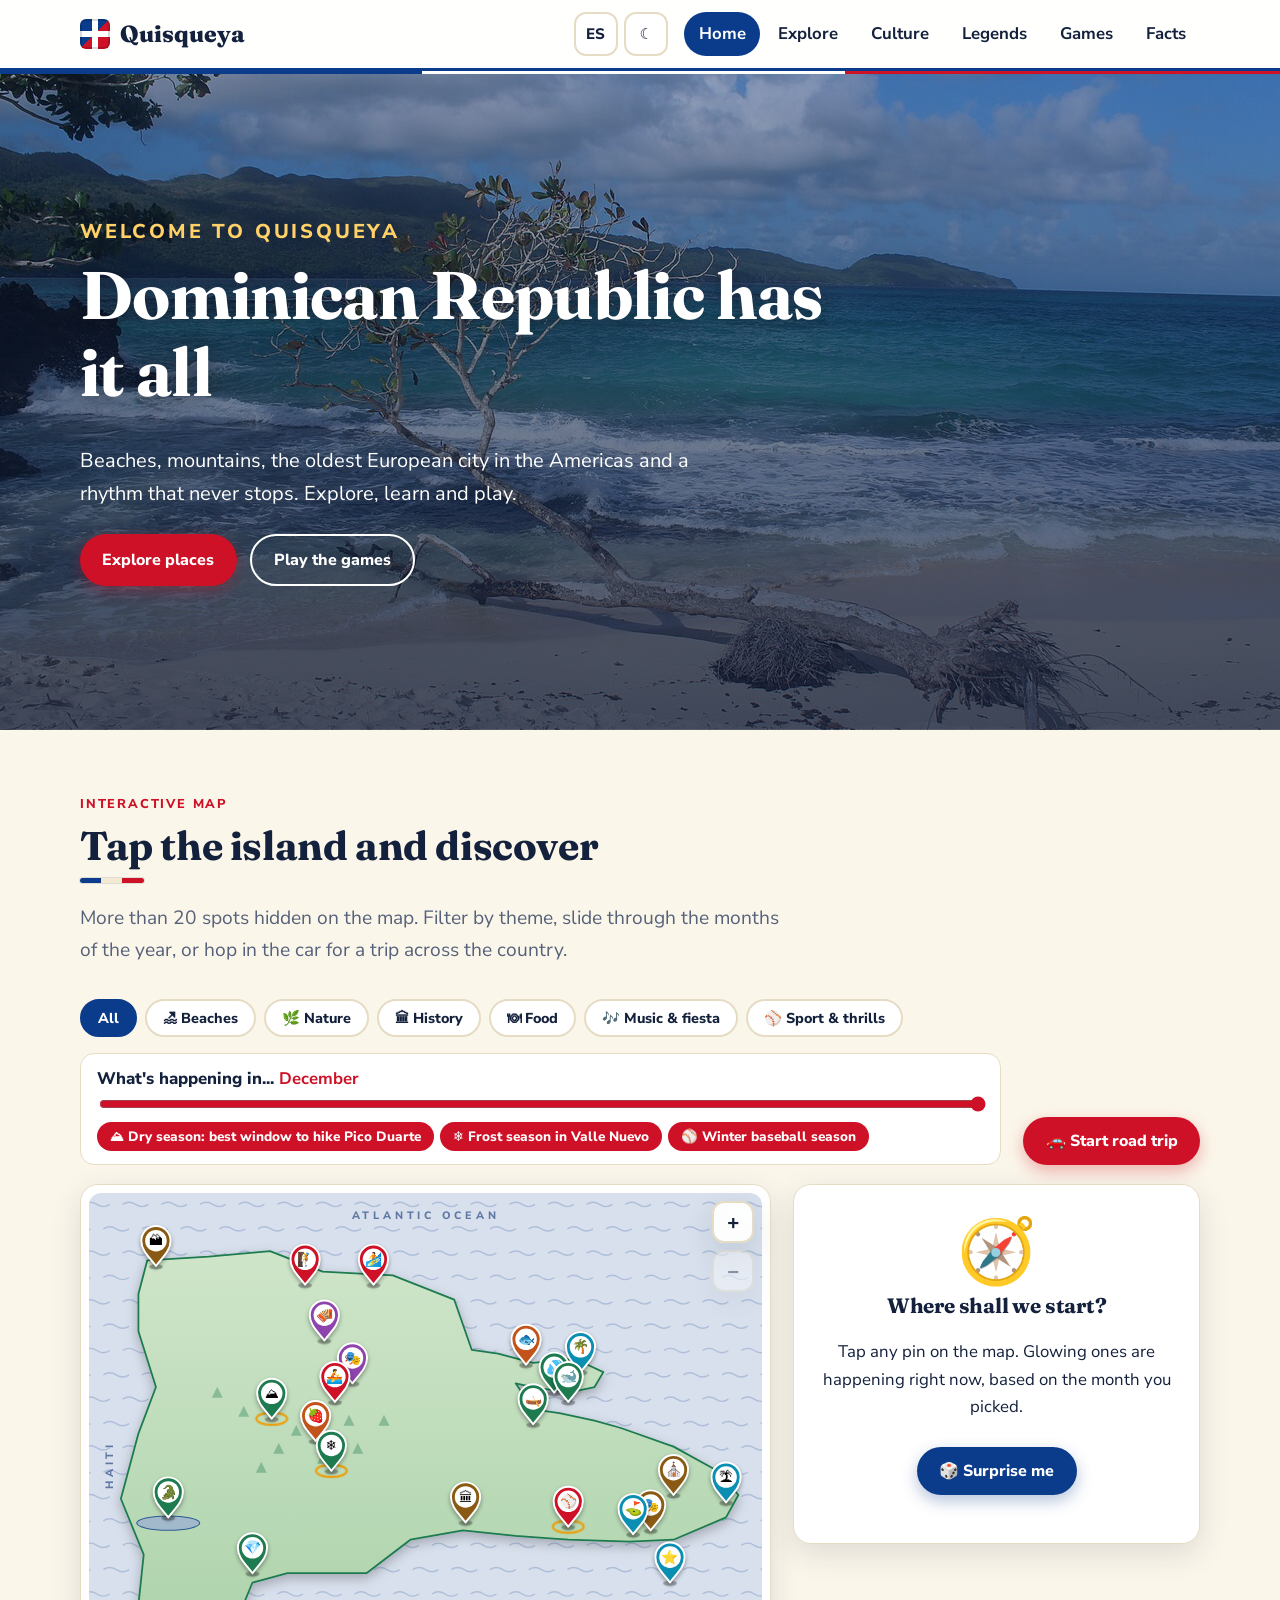
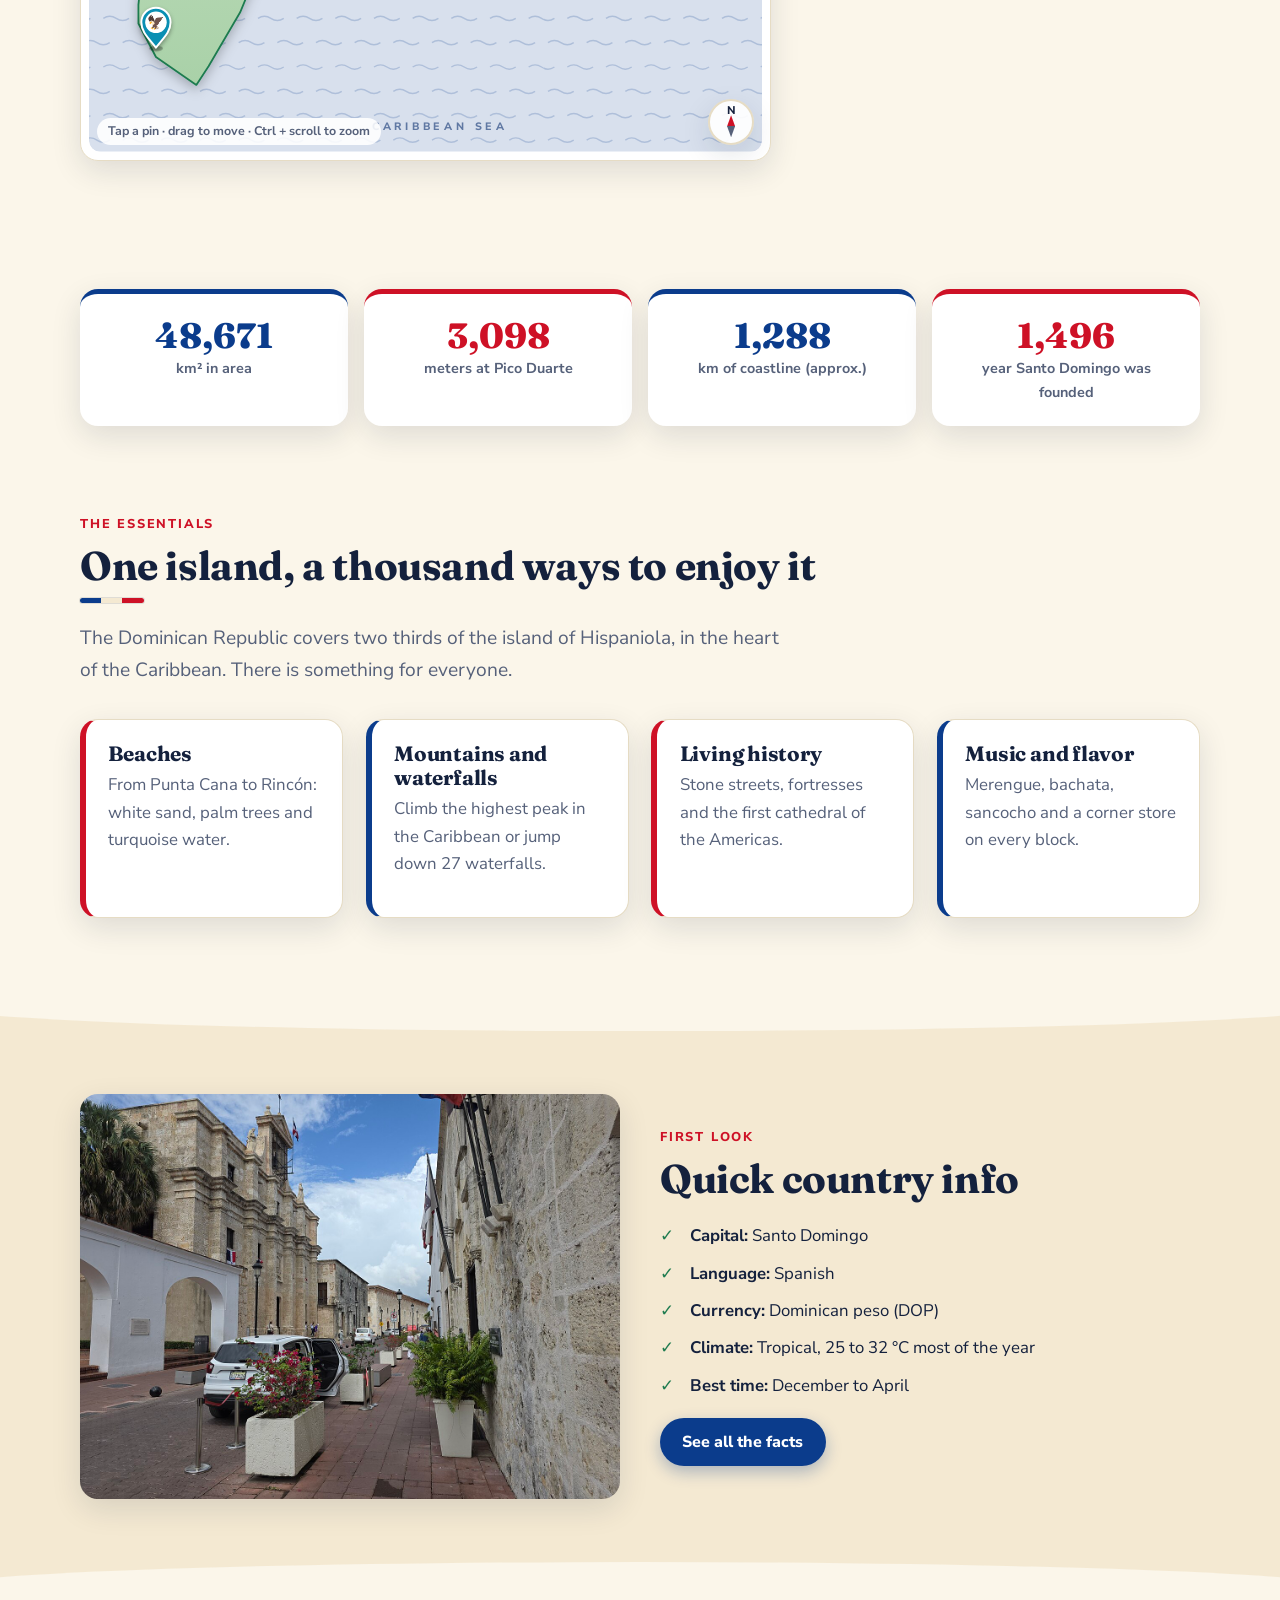
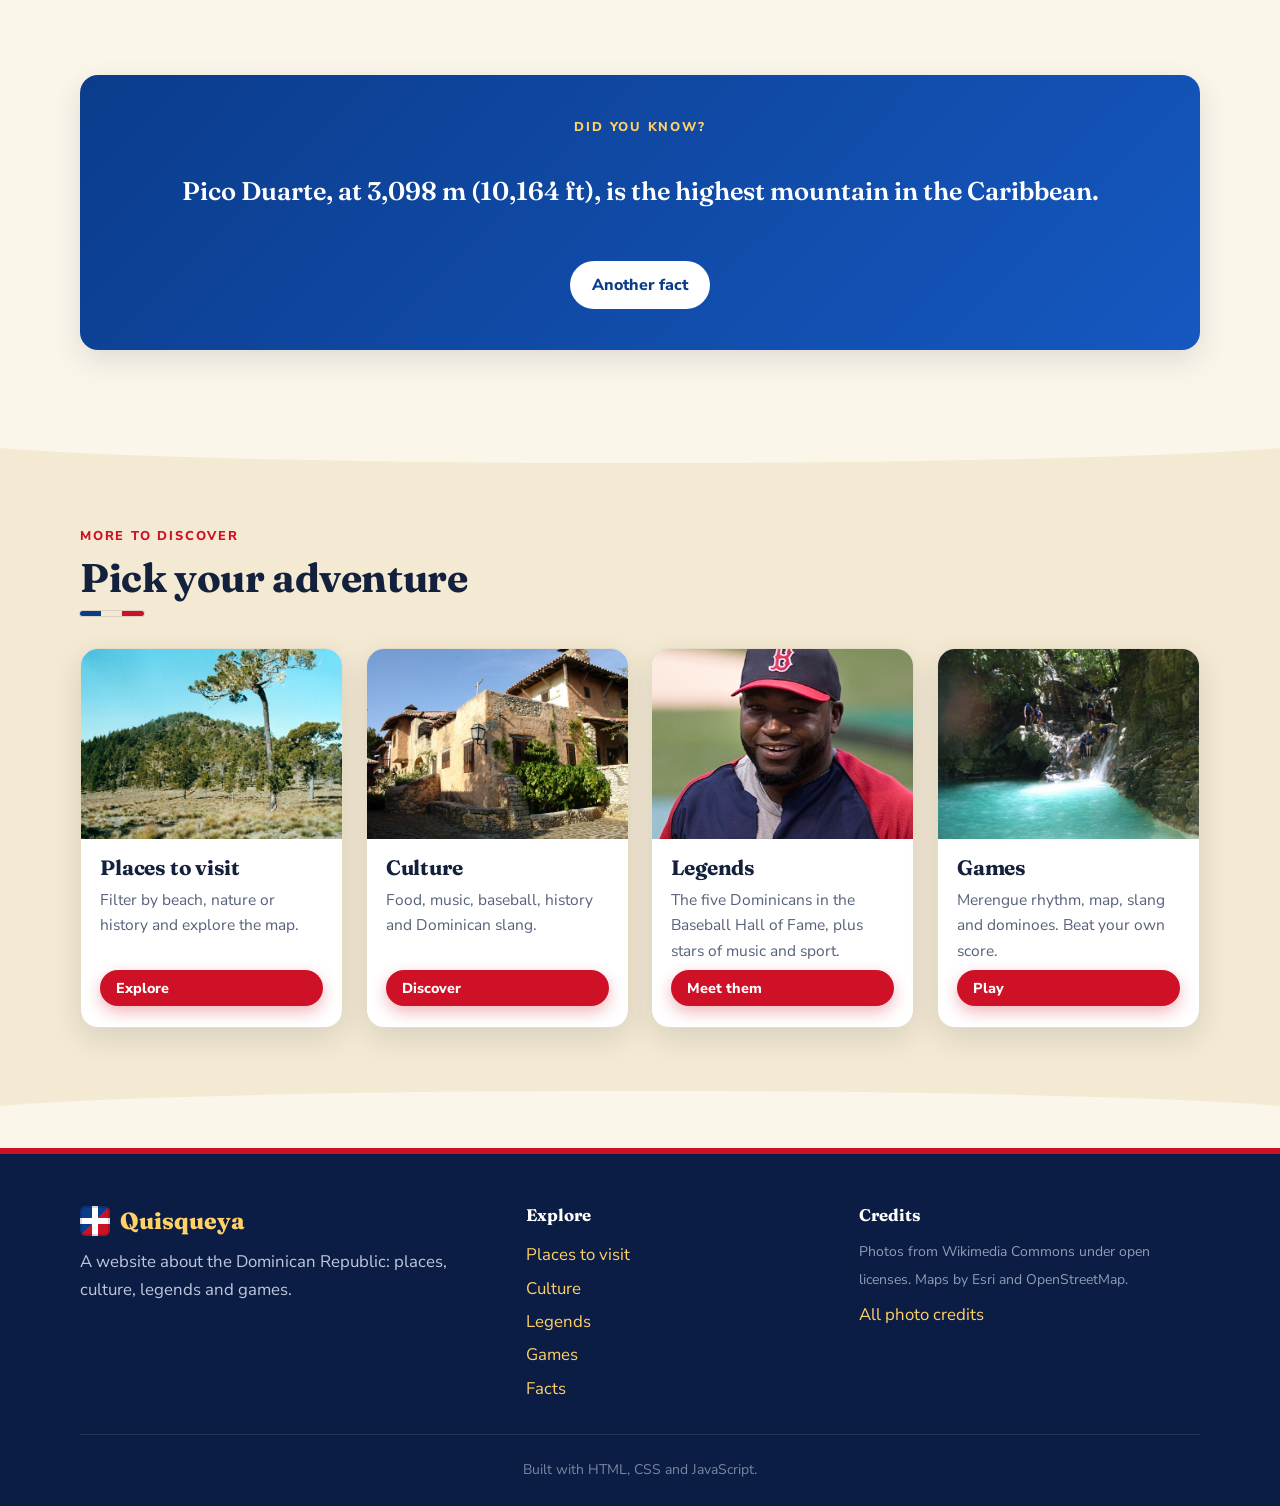
<file: index.html>
<!doctype html>
<html lang="en">
<head>
<meta charset="utf-8">
<meta name="viewport" content="width=device-width, initial-scale=1">
<meta name="theme-color" content="#0b3c8c">
<link rel="preconnect" href="https://fonts.googleapis.com">
<link rel="preconnect" href="https://fonts.gstatic.com" crossorigin>
<link href="https://fonts.googleapis.com/css2?family=Fraunces:opsz,wght@9..144,600;9..144,800&family=Nunito+Sans:wght@400;700;800&display=swap" rel="stylesheet">
<link rel="icon" href="data:image/svg+xml,%3Csvg xmlns='http://www.w3.org/2000/svg' viewBox='0 0 32 32'%3E%3Crect width='32' height='32' rx='6' fill='%23ce1126'/%3E%3Cpath d='M0 0h32v32z' fill='%230b3c8c'/%3E%3Crect x='13' width='6' height='32' fill='%23fff'/%3E%3Crect y='13' width='32' height='6' fill='%23fff'/%3E%3C/svg%3E">
<meta property="og:type" content="website">
<meta property="og:site_name" content="Quisqueya">
<meta property="og:title" content="Quisqueya | Dominican Republic Has It All">
<meta property="og:description" content="Places to visit, fun facts, culture and games from the Dominican Republic.">
<meta property="og:url" content="https://rodrigocaceres-coder.github.io/dominican-republic-site/">
<meta property="og:image" content="https://rodrigocaceres-coder.github.io/dominican-republic-site/images/rincon.jpg">
<meta name="twitter:card" content="summary_large_image">
<link rel="stylesheet" href="css/styles.css">
<title>Quisqueya | Dominican Republic Has It All</title>
<meta name="description" content="Places to visit, fun facts, culture and games from the Dominican Republic.">
</head>
<body>
<a class="skip" href="#main" data-es="Saltar al contenido">Skip to content</a>
<header class="site-header">
  <div class="wrap bar">
    <a class="brand" href="index.html"><span class="brand-mark" aria-hidden="true"></span>Quisqueya</a>
    <div class="tools">
      <button class="icon-btn" id="lang-toggle" type="button" aria-label="Cambiar a español">ES</button>
      <button class="icon-btn" id="theme-toggle" type="button" aria-label="Toggle dark mode">☾</button>
      <button class="icon-btn nav-toggle" type="button" aria-expanded="false" aria-controls="nav" aria-label="Menu">☰</button>
    </div>
    <nav id="nav" class="nav" aria-label="Main">
      <a href="index.html" data-es="Inicio">Home</a>
      <a href="explore.html" data-es="Explorar">Explore</a>
      <a href="culture.html" data-es="Cultura">Culture</a>
      <a href="legends.html" data-es="Leyendas">Legends</a>
      <a href="games.html" data-es="Juegos">Games</a>
      <a href="facts.html" data-es="Datos">Facts</a>
    </nav>
  </div>
</header>
<main id="main">
  <header class="hero" style="background-image: linear-gradient(180deg, rgba(8,24,56,.35), rgba(8,24,56,.75)), url('images/rincon.jpg')">
    <div class="wrap">
      <p class="eyebrow" data-es="Bienvenido a Quisqueya">Welcome to Quisqueya</p>
      <h1 data-es="República Dominicana lo tiene todo">Dominican Republic has it all</h1>
      <p data-es="Playas, montañas, la ciudad europea más antigua de América y un ritmo que no se detiene. Explora, aprende y juega.">Beaches, mountains, the oldest European city in the Americas and a rhythm that never stops. Explore, learn and play.</p>
      <div class="hero-actions">
        <a class="btn" href="explore.html" data-es="Explorar lugares">Explore places</a>
        <a class="btn ghost" href="games.html" data-es="Ir a los juegos">Play the games</a>
      </div>
    </div>
  </header>

  <section class="home-map" id="map-stage" aria-labelledby="map-title">
    <div class="wrap">
      <div class="section-head reveal">
        <p class="eyebrow" data-es="Mapa interactivo">Interactive map</p>
        <h2 id="map-title" data-es="Toca la isla y descubre">Tap the island and discover</h2>
        <p class="lead" data-es="Más de 20 lugares escondidos en el mapa. Filtra por tema, viaja por los meses del año o sube al carro para un viaje por todo el país.">More than 20 spots hidden on the map. Filter by theme, slide through the months of the year, or hop in the car for a trip across the country.</p>
      </div>

      <div class="map-controls">
        <div class="chip-row" id="map-chips" role="group" aria-label="Map filters"></div>
        <div class="month-box">
          <label for="month-range"><span data-es="¿Qué pasa en...?">What's happening in...</span> <strong id="month-name"></strong></label>
          <input type="range" id="month-range" min="1" max="12" step="1" value="1">
          <div class="month-events" id="month-events" aria-live="polite"></div>
        </div>
        <button class="btn" id="trip-btn" type="button">🚗 Start road trip</button>
      </div>

      <div class="map-layout">
        <div class="map-wrap big-map" id="map-box">
          <div class="zoom-ctl">
            <button id="z-in" type="button" aria-label="Zoom in">+</button>
            <button id="z-out" type="button" aria-label="Zoom out" disabled>−</button>
            <button id="z-reset" type="button" aria-label="Reset view" title="Reset view" hidden>⟲</button>
          </div>
          <div class="compass-badge" aria-hidden="true"><b>N</b></div>
          <p class="map-hint" data-es="Toca un pin · arrastra para mover · Ctrl + rueda para acercar">Tap a pin · drag to move · Ctrl + scroll to zoom</p>
          <svg id="home-map" viewBox="0 0 900 680" role="group" aria-label="Interactive map of the Dominican Republic" data-es-aria="Mapa interactivo de la República Dominicana"></svg>
        </div>
        <aside class="spot-panel" id="spot-panel" aria-live="polite">
          <div id="sp-welcome" class="sp-welcome">
            <div class="big-emoji" aria-hidden="true">🧭</div>
            <h3 data-es="¿Por dónde empezamos?">Where shall we start?</h3>
            <p data-es="Toca cualquier punto del mapa. Los que brillan están pasando ahora mismo según el mes que elegiste.">Tap any pin on the map. Glowing ones are happening right now, based on the month you picked.</p>
            <button class="btn alt" id="sp-random-2" type="button" data-es="🎲 Sorpréndeme">🎲 Surprise me</button>
          </div>
          <div id="sp-detail" hidden>
            <div class="spot-photo" id="sp-photo"></div>
            <div class="spot-body">
              <div class="spot-tags"><span class="tag" id="sp-cat"></span><span class="now-badge" id="sp-now" hidden></span></div>
              <h3 id="sp-name"></h3>
              <p id="sp-text"></p>
              <p class="spot-fact"><strong data-es="¿Sabías que?">Did you know?</strong> <span id="sp-fact"></span></p>
              <p class="spot-dist" id="sp-dist"></p>
              <div class="spot-actions">
                <button class="btn small ghost" id="sp-prev" type="button" data-es="← Anterior">← Previous</button>
                <button class="btn small alt" id="sp-random" type="button" data-es="🎲 Sorpréndeme">🎲 Surprise me</button>
                <button class="btn small ghost" id="sp-next" type="button" data-es="Siguiente →">Next →</button>
              </div>
            </div>
          </div>
        </aside>
      </div>
    </div>
  </section>

  <div class="wrap">
    <div class="stats flat">
      <div class="stat"><div class="num" data-count="48671">48,671</div><div class="label" data-es="km² de superficie">km² in area</div></div>
      <div class="stat"><div class="num" data-count="3098">3,098</div><div class="label" data-es="metros en el Pico Duarte">meters at Pico Duarte</div></div>
      <div class="stat"><div class="num" data-count="1288">1,288</div><div class="label" data-es="km de costa aprox.">km of coastline (approx.)</div></div>
      <div class="stat"><div class="num" data-count="1496">1,496</div><div class="label" data-es="año de fundación de Santo Domingo">year Santo Domingo was founded</div></div>
    </div>
  </div>

  <section>
    <div class="wrap">
      <div class="section-head reveal">
        <p class="eyebrow" data-es="Lo esencial">The essentials</p>
        <h2 data-es="Una isla, mil formas de disfrutarla">One island, a thousand ways to enjoy it</h2>
        <p class="lead" data-es="La República Dominicana ocupa dos tercios de la isla de La Española, en el corazón del Caribe. Hay para todos los gustos.">The Dominican Republic covers two thirds of the island of Hispaniola, in the heart of the Caribbean. There is something for everyone.</p>
      </div>
      <div class="grid">
        <article class="card text-card reveal"><h3 data-es="Playas">Beaches</h3><p data-es="Desde Punta Cana hasta Rincón: arena blanca, palmeras y agua turquesa.">From Punta Cana to Rincón: white sand, palm trees and turquoise water.</p></article>
        <article class="card text-card reveal"><h3 data-es="Montañas y cascadas">Mountains and waterfalls</h3><p data-es="Sube el pico más alto del Caribe o salta por 27 cascadas.">Climb the highest peak in the Caribbean or jump down 27 waterfalls.</p></article>
        <article class="card text-card reveal"><h3 data-es="Historia viva">Living history</h3><p data-es="Calles de piedra, fortalezas y la primera catedral de las Américas.">Stone streets, fortresses and the first cathedral of the Americas.</p></article>
        <article class="card text-card reveal"><h3 data-es="Música y sabor">Music and flavor</h3><p data-es="Merengue, bachata, sancocho y un colmado en cada esquina.">Merengue, bachata, sancocho and a corner store on every block.</p></article>
      </div>
    </div>
  </section>

  <section class="tinted">
    <div class="wrap split">
      <img class="reveal" src="images/colonial.jpg" alt="Calle Las Damas in the Colonial Zone of Santo Domingo" data-es-alt="Calle Las Damas en la Zona Colonial de Santo Domingo" loading="lazy">
      <div class="reveal">
        <p class="eyebrow" data-es="Primer vistazo">First look</p>
        <h2 data-es="Datos rápidos del país">Quick country info</h2>
        <ul class="checklist">
          <li><strong data-es="Capital:">Capital:</strong> <span data-es="Santo Domingo">Santo Domingo</span></li>
          <li><strong data-es="Idioma:">Language:</strong> <span data-es="Español">Spanish</span></li>
          <li><strong data-es="Moneda:">Currency:</strong> <span data-es="Peso dominicano (DOP)">Dominican peso (DOP)</span></li>
          <li><strong data-es="Clima:">Climate:</strong> <span data-es="Tropical, 25 a 32 °C casi todo el año">Tropical, 25 to 32 °C most of the year</span></li>
          <li><strong data-es="Mejor época:">Best time:</strong> <span data-es="De diciembre a abril">December to April</span></li>
        </ul>
        <a class="btn alt" href="facts.html" data-es="Ver todos los datos">See all the facts</a>
      </div>
    </div>
  </section>

  <section>
    <div class="wrap">
      <div class="fact-box reveal">
        <p class="eyebrow" style="color:#ffd166" data-es="¿Sabías que...?">Did you know?</p>
        <div class="fact-text"><p id="fact-text" aria-live="polite"></p></div>
        <button class="btn" id="fact-btn" type="button" data-es="Otro dato">Another fact</button>
      </div>
    </div>
  </section>

  <section class="tinted">
    <div class="wrap">
      <div class="section-head reveal">
        <p class="eyebrow" data-es="Más para descubrir">More to discover</p>
        <h2 data-es="Elige tu aventura">Pick your adventure</h2>
      </div>
      <div class="grid">
        <article class="card reveal"><img src="images/pico-duarte.jpg" alt="Pico Duarte mountain" data-es-alt="Montaña Pico Duarte" loading="lazy"><div class="card-body"><h3 data-es="Lugares para visitar">Places to visit</h3><p data-es="Filtra por playa, naturaleza o historia y explora el mapa.">Filter by beach, nature or history and explore the map.</p><a class="btn small" href="explore.html" data-es="Explorar">Explore</a></div></article>
        <article class="card reveal"><img src="images/altos-chavon.jpg" alt="Altos de Chavón village" data-es-alt="Pueblo de Altos de Chavón" loading="lazy"><div class="card-body"><h3 data-es="Cultura">Culture</h3><p data-es="Comida, música, béisbol, historia y la jerga dominicana.">Food, music, baseball, history and Dominican slang.</p><a class="btn small" href="culture.html" data-es="Descubrir">Discover</a></div></article>
        <article class="card reveal"><img src="images/people/ortiz.jpg" alt="David Ortiz, Hall of Fame slugger" data-es-alt="David Ortiz, bateador del Salón de la Fama" style="object-position:center 25%" loading="lazy"><div class="card-body"><h3 data-es="Leyendas">Legends</h3><p data-es="Los cinco dominicanos en el Salón de la Fama del Béisbol, y estrellas de la música y el deporte.">The five Dominicans in the Baseball Hall of Fame, plus stars of music and sport.</p><a class="btn small" href="legends.html" data-es="Conocerlos">Meet them</a></div></article>
        <article class="card reveal"><img src="images/damajagua.jpg" alt="Damajagua waterfalls" data-es-alt="Cascadas de Damajagua" loading="lazy"><div class="card-body"><h3 data-es="Juegos">Games</h3><p data-es="Ritmo de merengue, mapa, jerga y dominó. Compite contra ti mismo.">Merengue rhythm, map, slang and dominoes. Beat your own score.</p><a class="btn small" href="games.html" data-es="Jugar">Play</a></div></article>
      </div>
    </div>
  </section>
</main>
<footer class="site-footer">
  <div class="wrap footer-grid">
    <div>
      <a class="brand footer-brand" href="index.html"><span class="brand-mark" aria-hidden="true"></span>Quisqueya</a>
      <p data-es="Un sitio sobre la República Dominicana: lugares, cultura, leyendas y juegos.">A website about the Dominican Republic: places, culture, legends and games.</p>
    </div>
    <nav aria-label="Footer">
      <strong data-es="Explorar">Explore</strong>
      <a href="explore.html" data-es="Lugares para visitar">Places to visit</a>
      <a href="culture.html" data-es="Cultura">Culture</a>
      <a href="legends.html" data-es="Leyendas">Legends</a>
      <a href="games.html" data-es="Juegos">Games</a>
      <a href="facts.html" data-es="Datos">Facts</a>
    </nav>
    <div>
      <strong data-es="Créditos">Credits</strong>
      <p><small data-es="Fotos de Wikimedia Commons con licencias abiertas. Mapas de Esri y OpenStreetMap.">Photos from Wikimedia Commons under open licenses. Maps by Esri and OpenStreetMap.</small></p>
      <a href="facts.html#credits" data-es="Todos los créditos de fotos">All photo credits</a>
    </div>
  </div>
  <div class="wrap footer-base"><small data-es="Hecho con HTML, CSS y JavaScript.">Built with HTML, CSS and JavaScript.</small></div>
</footer>
<script src="js/data.js"></script>
<script src="js/main.js"></script>
<script src="js/homemap.js"></script>

</body>
</html>
</file>
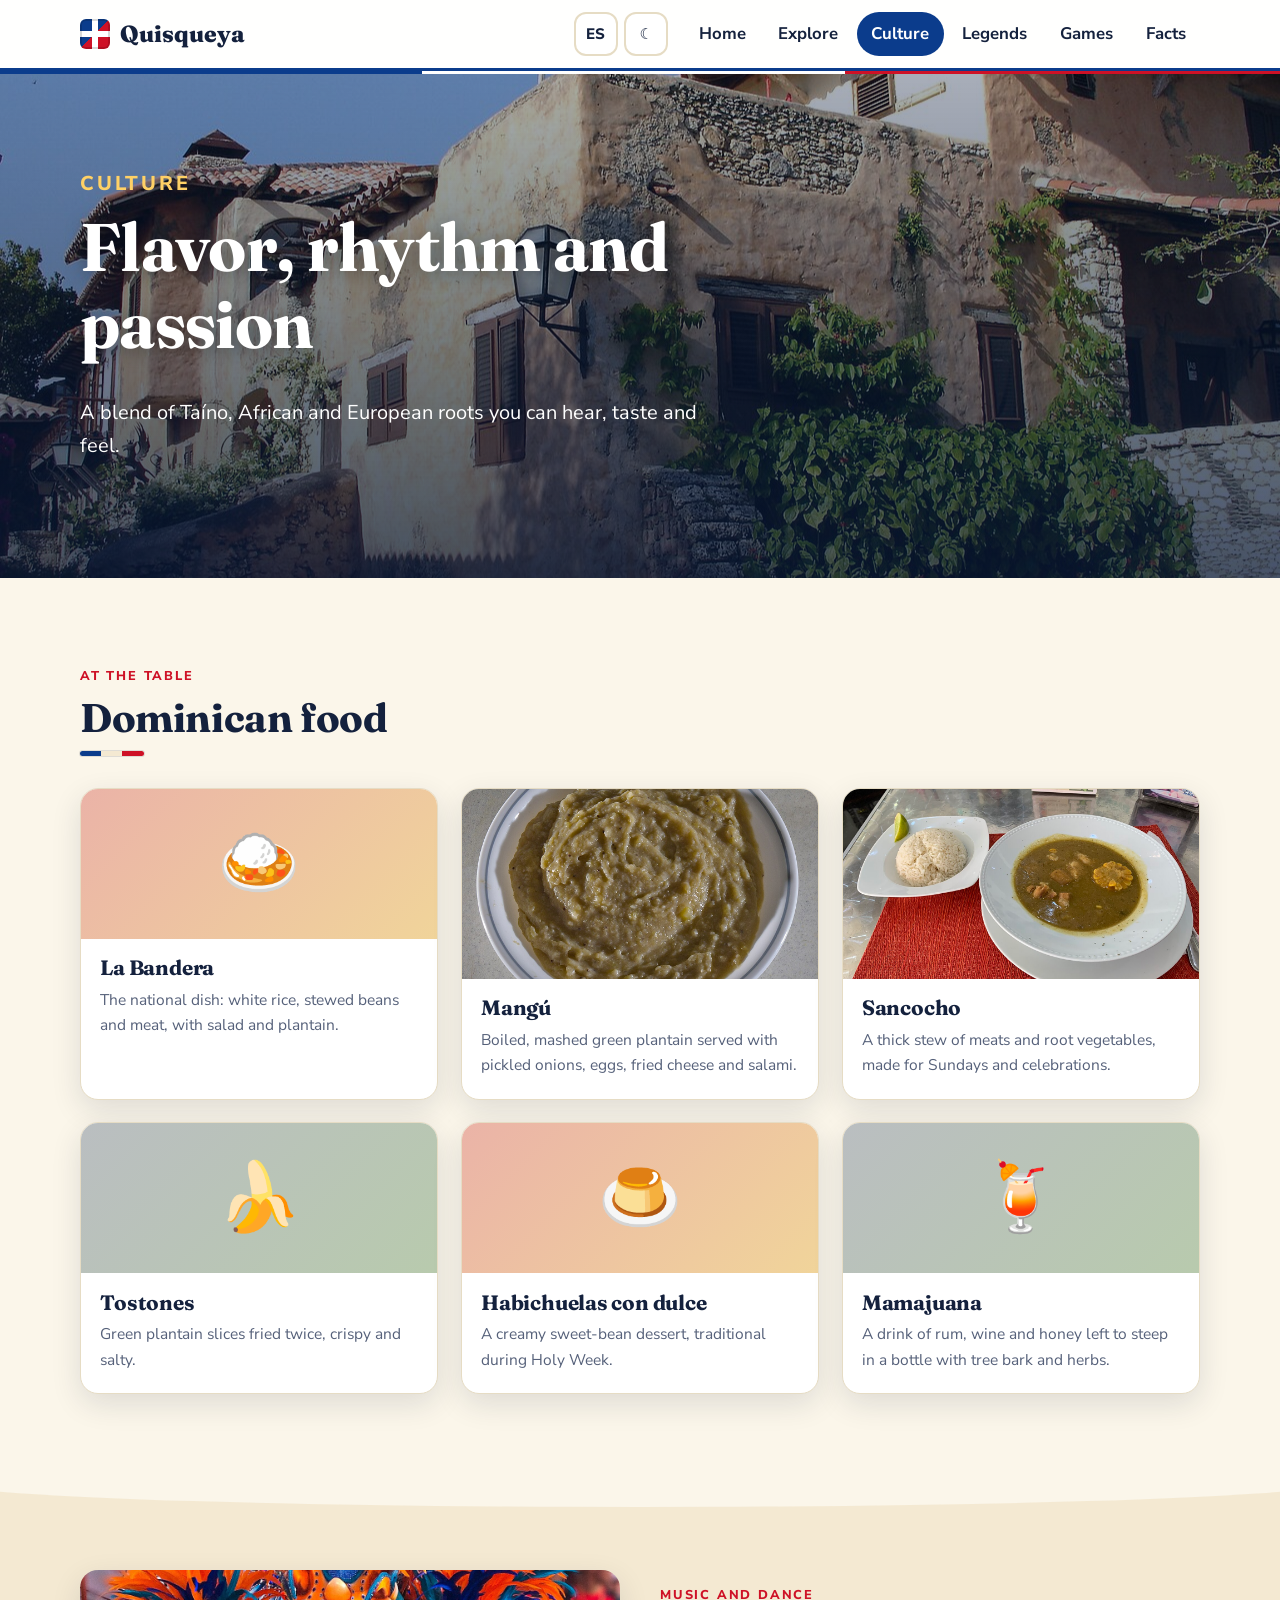
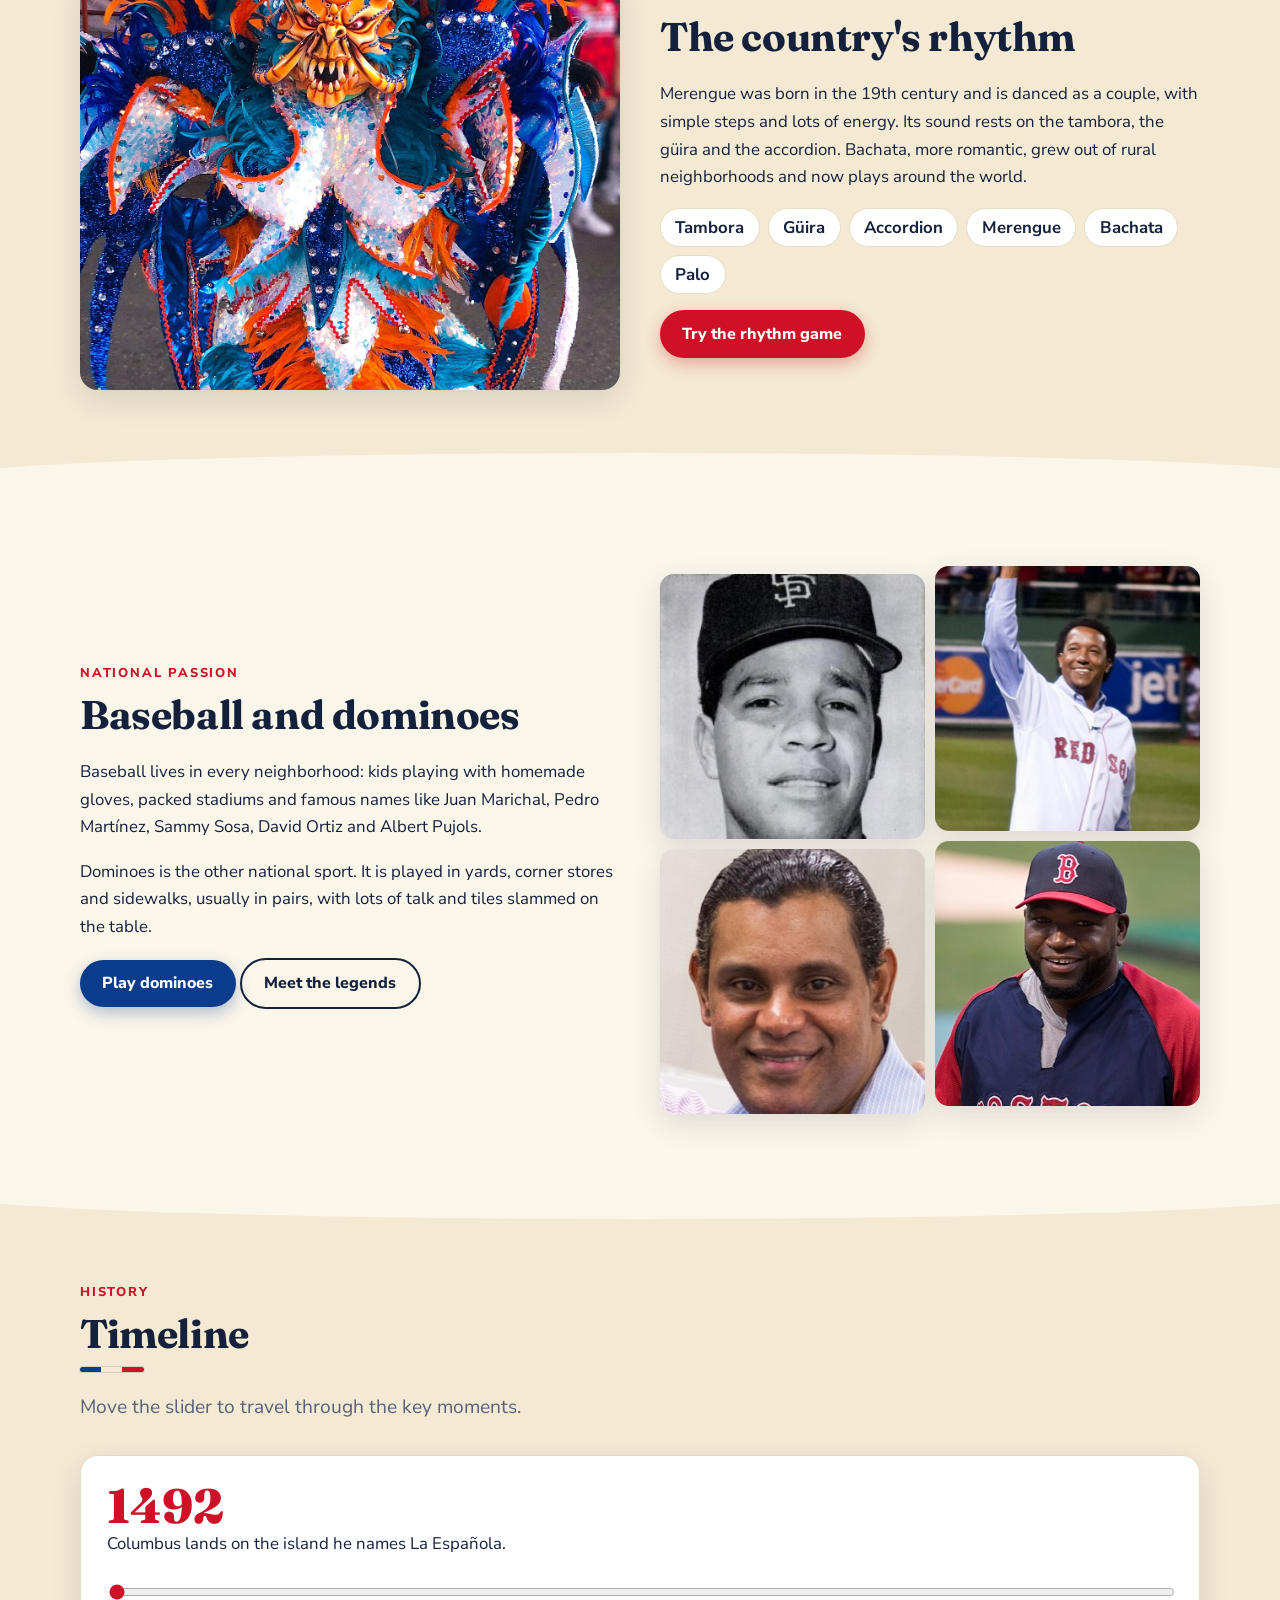
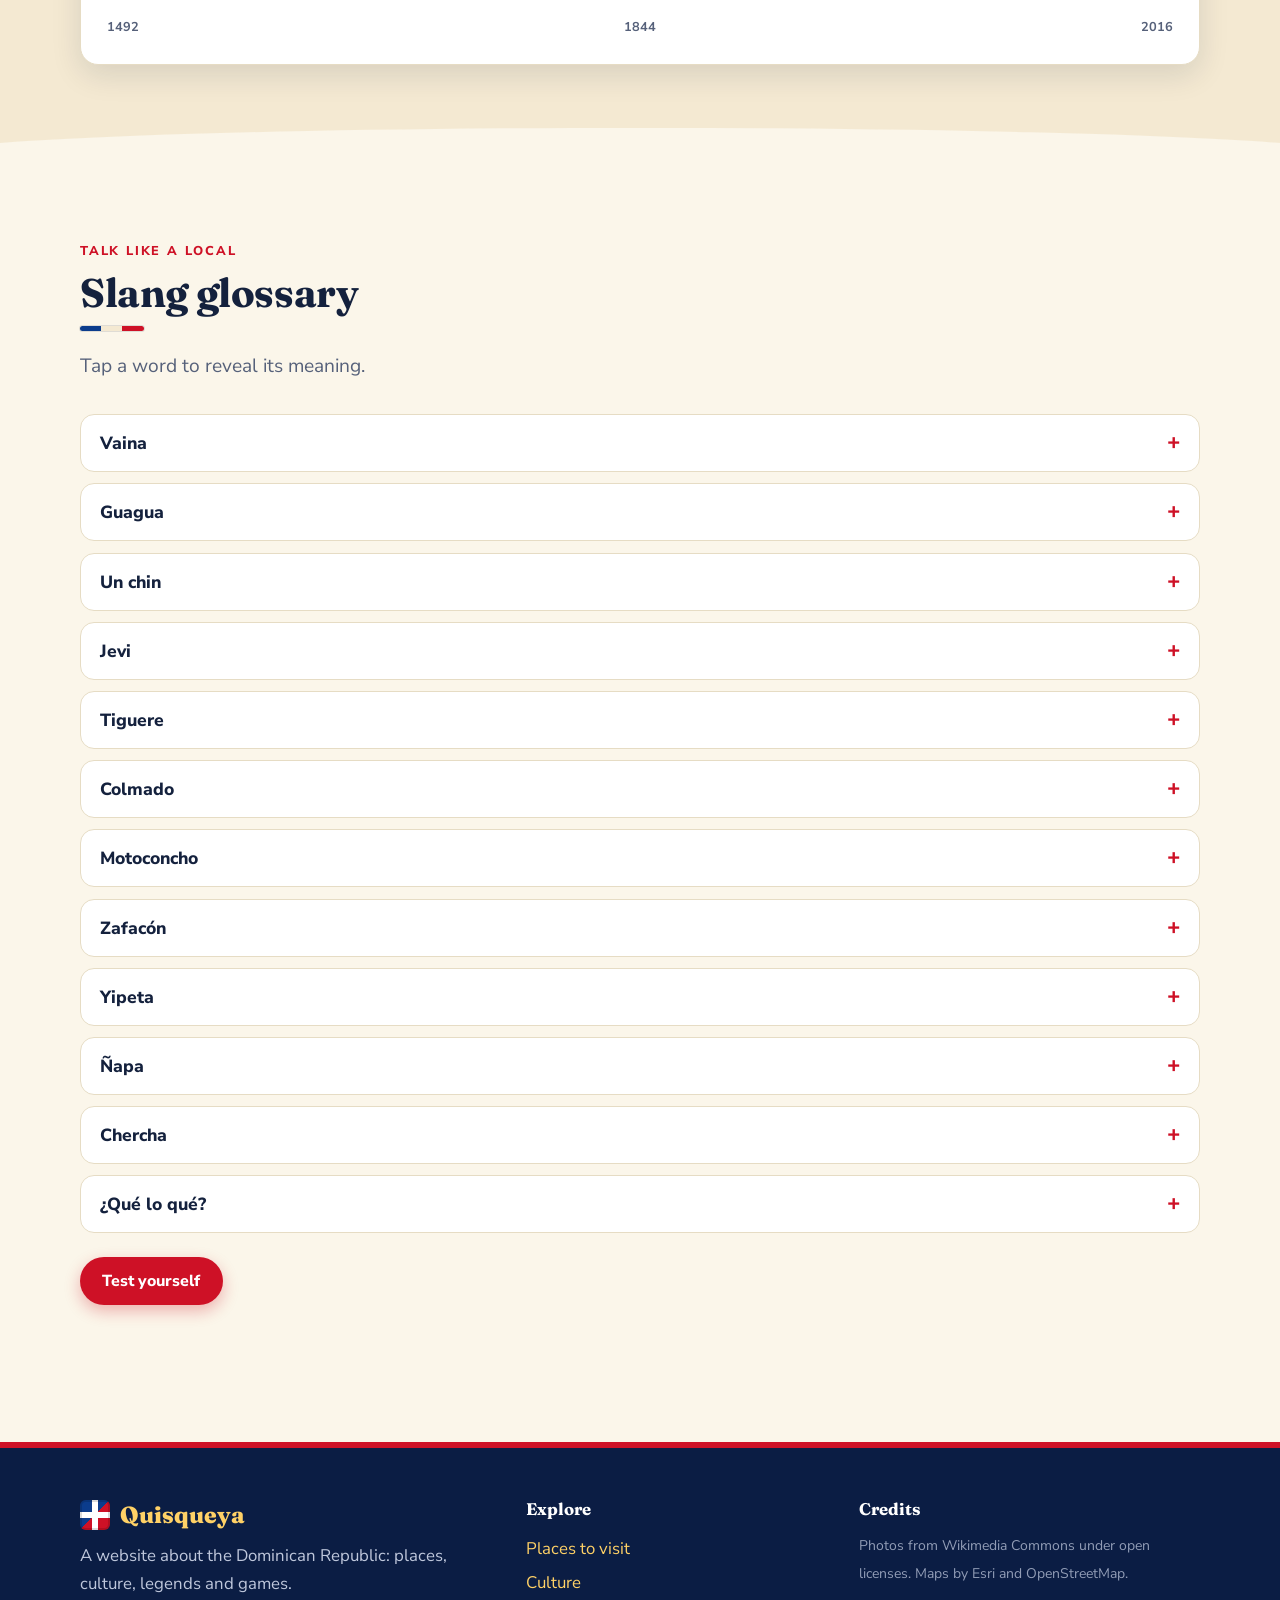
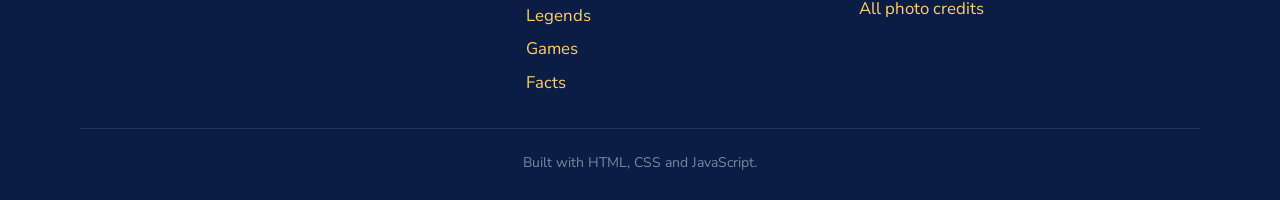
<file: culture.html>
<!doctype html>
<html lang="en">
<head>
<meta charset="utf-8">
<meta name="viewport" content="width=device-width, initial-scale=1">
<meta name="theme-color" content="#0b3c8c">
<link rel="preconnect" href="https://fonts.googleapis.com">
<link rel="preconnect" href="https://fonts.gstatic.com" crossorigin>
<link href="https://fonts.googleapis.com/css2?family=Fraunces:opsz,wght@9..144,600;9..144,800&family=Nunito+Sans:wght@400;700;800&display=swap" rel="stylesheet">
<link rel="icon" href="data:image/svg+xml,%3Csvg xmlns='http://www.w3.org/2000/svg' viewBox='0 0 32 32'%3E%3Crect width='32' height='32' rx='6' fill='%23ce1126'/%3E%3Cpath d='M0 0h32v32z' fill='%230b3c8c'/%3E%3Crect x='13' width='6' height='32' fill='%23fff'/%3E%3Crect y='13' width='32' height='6' fill='%23fff'/%3E%3C/svg%3E">
<meta property="og:type" content="website">
<meta property="og:site_name" content="Quisqueya">
<meta property="og:title" content="Culture | Quisqueya">
<meta property="og:description" content="Dominican food, music, baseball, history and slang.">
<meta property="og:url" content="https://rodrigocaceres-coder.github.io/dominican-republic-site/culture.html">
<meta property="og:image" content="https://rodrigocaceres-coder.github.io/dominican-republic-site/images/altos-chavon.jpg">
<meta name="twitter:card" content="summary_large_image">
<link rel="stylesheet" href="css/styles.css">
<title>Culture | Quisqueya</title>
<meta name="description" content="Dominican food, music, baseball, history and slang.">
</head>
<body>
<a class="skip" href="#main" data-es="Saltar al contenido">Skip to content</a>
<header class="site-header">
  <div class="wrap bar">
    <a class="brand" href="index.html"><span class="brand-mark" aria-hidden="true"></span>Quisqueya</a>
    <div class="tools">
      <button class="icon-btn" id="lang-toggle" type="button" aria-label="Cambiar a español">ES</button>
      <button class="icon-btn" id="theme-toggle" type="button" aria-label="Toggle dark mode">☾</button>
      <button class="icon-btn nav-toggle" type="button" aria-expanded="false" aria-controls="nav" aria-label="Menu">☰</button>
    </div>
    <nav id="nav" class="nav" aria-label="Main">
      <a href="index.html" data-es="Inicio">Home</a>
      <a href="explore.html" data-es="Explorar">Explore</a>
      <a href="culture.html" data-es="Cultura">Culture</a>
      <a href="legends.html" data-es="Leyendas">Legends</a>
      <a href="games.html" data-es="Juegos">Games</a>
      <a href="facts.html" data-es="Datos">Facts</a>
    </nav>
  </div>
</header>
<main id="main">
  <header class="hero short" style="background-image: linear-gradient(180deg, rgba(8,24,56,.35), rgba(8,24,56,.75)), url('images/altos-chavon.jpg')">
    <div class="wrap">
      <p class="eyebrow" data-es="Cultura">Culture</p>
      <h1 data-es="Sabor, ritmo y pasión">Flavor, rhythm and passion</h1>
      <p data-es="Una mezcla de raíces taínas, africanas y europeas que se escucha, se prueba y se siente.">A blend of Taíno, African and European roots you can hear, taste and feel.</p>
    </div>
  </header>

  <section>
    <div class="wrap">
      <div class="section-head reveal">
        <p class="eyebrow" data-es="En la mesa">At the table</p>
        <h2 data-es="Comida dominicana">Dominican food</h2>
      </div>
      <div class="grid grid-3">
        <article class="card reveal"><div class="food-banner" aria-hidden="true">🍛</div><div class="card-body"><h3>La Bandera</h3><p data-es="El plato nacional: arroz blanco, habichuelas guisadas y carne, con ensalada y plátano.">The national dish: white rice, stewed beans and meat, with salad and plantain.</p></div></article>
        <article class="card reveal"><img src="images/mangu.jpg" alt="A plate of Dominican mangú" data-es-alt="Un plato de mangú dominicano" loading="lazy"><div class="card-body"><h3>Mangú</h3><p data-es="Plátano verde hervido y majado, servido con cebolla encurtida, huevo, queso frito y salami.">Boiled, mashed green plantain served with pickled onions, eggs, fried cheese and salami.</p></div></article>
        <article class="card reveal"><img src="images/sancocho.jpg" alt="A bowl of Dominican sancocho" data-es-alt="Un plato de sancocho dominicano" loading="lazy"><div class="card-body"><h3>Sancocho</h3><p data-es="Un guiso espeso de carnes y raíces, ideal para los domingos y las fiestas.">A thick stew of meats and root vegetables, made for Sundays and celebrations.</p></div></article>
        <article class="card reveal"><div class="food-banner" aria-hidden="true">🍌</div><div class="card-body"><h3>Tostones</h3><p data-es="Rodajas de plátano verde fritas dos veces, crujientes y con sal.">Green plantain slices fried twice, crispy and salty.</p></div></article>
        <article class="card reveal"><div class="food-banner" aria-hidden="true">🍮</div><div class="card-body"><h3>Habichuelas con dulce</h3><p data-es="Un postre cremoso de habichuelas dulces, típico de Semana Santa.">A creamy sweet-bean dessert, traditional during Holy Week.</p></div></article>
        <article class="card reveal"><div class="food-banner" aria-hidden="true">🍹</div><div class="card-body"><h3>Mamajuana</h3><p data-es="Una bebida de ron, vino y miel dejados en una botella con corteza y hierbas.">A drink of rum, wine and honey left to steep in a bottle with tree bark and herbs.</p></div></article>
      </div>
    </div>
  </section>

  <section class="tinted">
    <div class="wrap split">
      <img class="reveal" src="images/carnaval.jpg" alt="A carnival costume at the La Vega Carnival" data-es-alt="Un disfraz en el Carnaval de La Vega" loading="lazy">
      <div class="reveal">
        <p class="eyebrow" data-es="Música y baile">Music and dance</p>
        <h2 data-es="El ritmo del país">The country's rhythm</h2>
        <p data-es="El merengue nació en el siglo XIX y se baila en pareja, con pasos simples y mucha energía. Su sonido se apoya en la tambora, la güira y el acordeón. La bachata, más romántica, nació en barrios rurales y hoy suena en todo el mundo.">Merengue was born in the 19th century and is danced as a couple, with simple steps and lots of energy. Its sound rests on the tambora, the güira and the accordion. Bachata, more romantic, grew out of rural neighborhoods and now plays around the world.</p>
        <ul class="pill-list">
          <li>Tambora</li><li>Güira</li><li data-es="Acordeón">Accordion</li><li>Merengue</li><li>Bachata</li><li>Palo</li>
        </ul>
        <p style="margin-top:1rem"><a class="btn" href="games.html#rhythm" data-es="Prueba el juego de ritmo">Try the rhythm game</a></p>
      </div>
    </div>
  </section>

  <section>
    <div class="wrap split">
      <div class="reveal">
        <p class="eyebrow" data-es="Pasión nacional">National passion</p>
        <h2 data-es="Béisbol y dominó">Baseball and dominoes</h2>
        <p data-es="El béisbol se vive en cada barrio: niños jugando con guantes caseros, estadios llenos y muchos nombres famosos como Juan Marichal, Pedro Martínez, Sammy Sosa, David Ortiz y Albert Pujols.">Baseball lives in every neighborhood: kids playing with homemade gloves, packed stadiums and famous names like Juan Marichal, Pedro Martínez, Sammy Sosa, David Ortiz and Albert Pujols.</p>
        <p data-es="El dominó es el otro deporte nacional. Se juega en patios, colmados y aceras, casi siempre en parejas, con mucha charla y fichas golpeando la mesa.">Dominoes is the other national sport. It is played in yards, corner stores and sidewalks, usually in pairs, with lots of talk and tiles slammed on the table.</p>
        <a class="btn alt" href="games.html#dominoes" data-es="Juega al dominó">Play dominoes</a> <a class="btn ghost" href="legends.html" data-es="Conoce a las leyendas">Meet the legends</a>
      </div>
      <div class="face-collage reveal">
        <img src="images/people/marichal.jpg" alt="Juan Marichal" loading="lazy"><img src="images/people/pedro.jpg" alt="Pedro Martínez" loading="lazy">
        <img src="images/people/sosa.jpg" alt="Sammy Sosa" loading="lazy"><img src="images/people/ortiz.jpg" alt="David Ortiz" loading="lazy">
      </div>
    </div>
  </section>

  <section class="tinted">
    <div class="wrap">
      <div class="section-head reveal">
        <p class="eyebrow" data-es="Historia">History</p>
        <h2 data-es="Línea de tiempo">Timeline</h2>
        <p class="lead" data-es="Mueve el control para viajar por los momentos clave.">Move the slider to travel through the key moments.</p>
      </div>
      <div class="timeline reveal">
        <div class="year" id="time-year">1492</div>
        <p id="time-text" aria-live="polite"></p>
        <input type="range" id="time-range" min="0" max="7" value="0" step="1" aria-label="Timeline">
        <div class="timeline-ticks"><span>1492</span><span>1844</span><span>2016</span></div>
      </div>
    </div>
  </section>

  <section>
    <div class="wrap">
      <div class="section-head reveal">
        <p class="eyebrow" data-es="Habla como local">Talk like a local</p>
        <h2 data-es="Glosario de jerga">Slang glossary</h2>
        <p class="lead" data-es="Toca una palabra para ver su significado.">Tap a word to reveal its meaning.</p>
      </div>
      <div class="acc reveal" id="glossary"></div>
      <p style="margin-top:1.5rem"><a class="btn" href="games.html#slang" data-es="Ponte a prueba">Test yourself</a></p>
    </div>
  </section>
</main>
<footer class="site-footer">
  <div class="wrap footer-grid">
    <div>
      <a class="brand footer-brand" href="index.html"><span class="brand-mark" aria-hidden="true"></span>Quisqueya</a>
      <p data-es="Un sitio sobre la República Dominicana: lugares, cultura, leyendas y juegos.">A website about the Dominican Republic: places, culture, legends and games.</p>
    </div>
    <nav aria-label="Footer">
      <strong data-es="Explorar">Explore</strong>
      <a href="explore.html" data-es="Lugares para visitar">Places to visit</a>
      <a href="culture.html" data-es="Cultura">Culture</a>
      <a href="legends.html" data-es="Leyendas">Legends</a>
      <a href="games.html" data-es="Juegos">Games</a>
      <a href="facts.html" data-es="Datos">Facts</a>
    </nav>
    <div>
      <strong data-es="Créditos">Credits</strong>
      <p><small data-es="Fotos de Wikimedia Commons con licencias abiertas. Mapas de Esri y OpenStreetMap.">Photos from Wikimedia Commons under open licenses. Maps by Esri and OpenStreetMap.</small></p>
      <a href="facts.html#credits" data-es="Todos los créditos de fotos">All photo credits</a>
    </div>
  </div>
  <div class="wrap footer-base"><small data-es="Hecho con HTML, CSS y JavaScript.">Built with HTML, CSS and JavaScript.</small></div>
</footer>
<script src="js/data.js"></script>
<script src="js/main.js"></script>

</body>
</html>
</file>
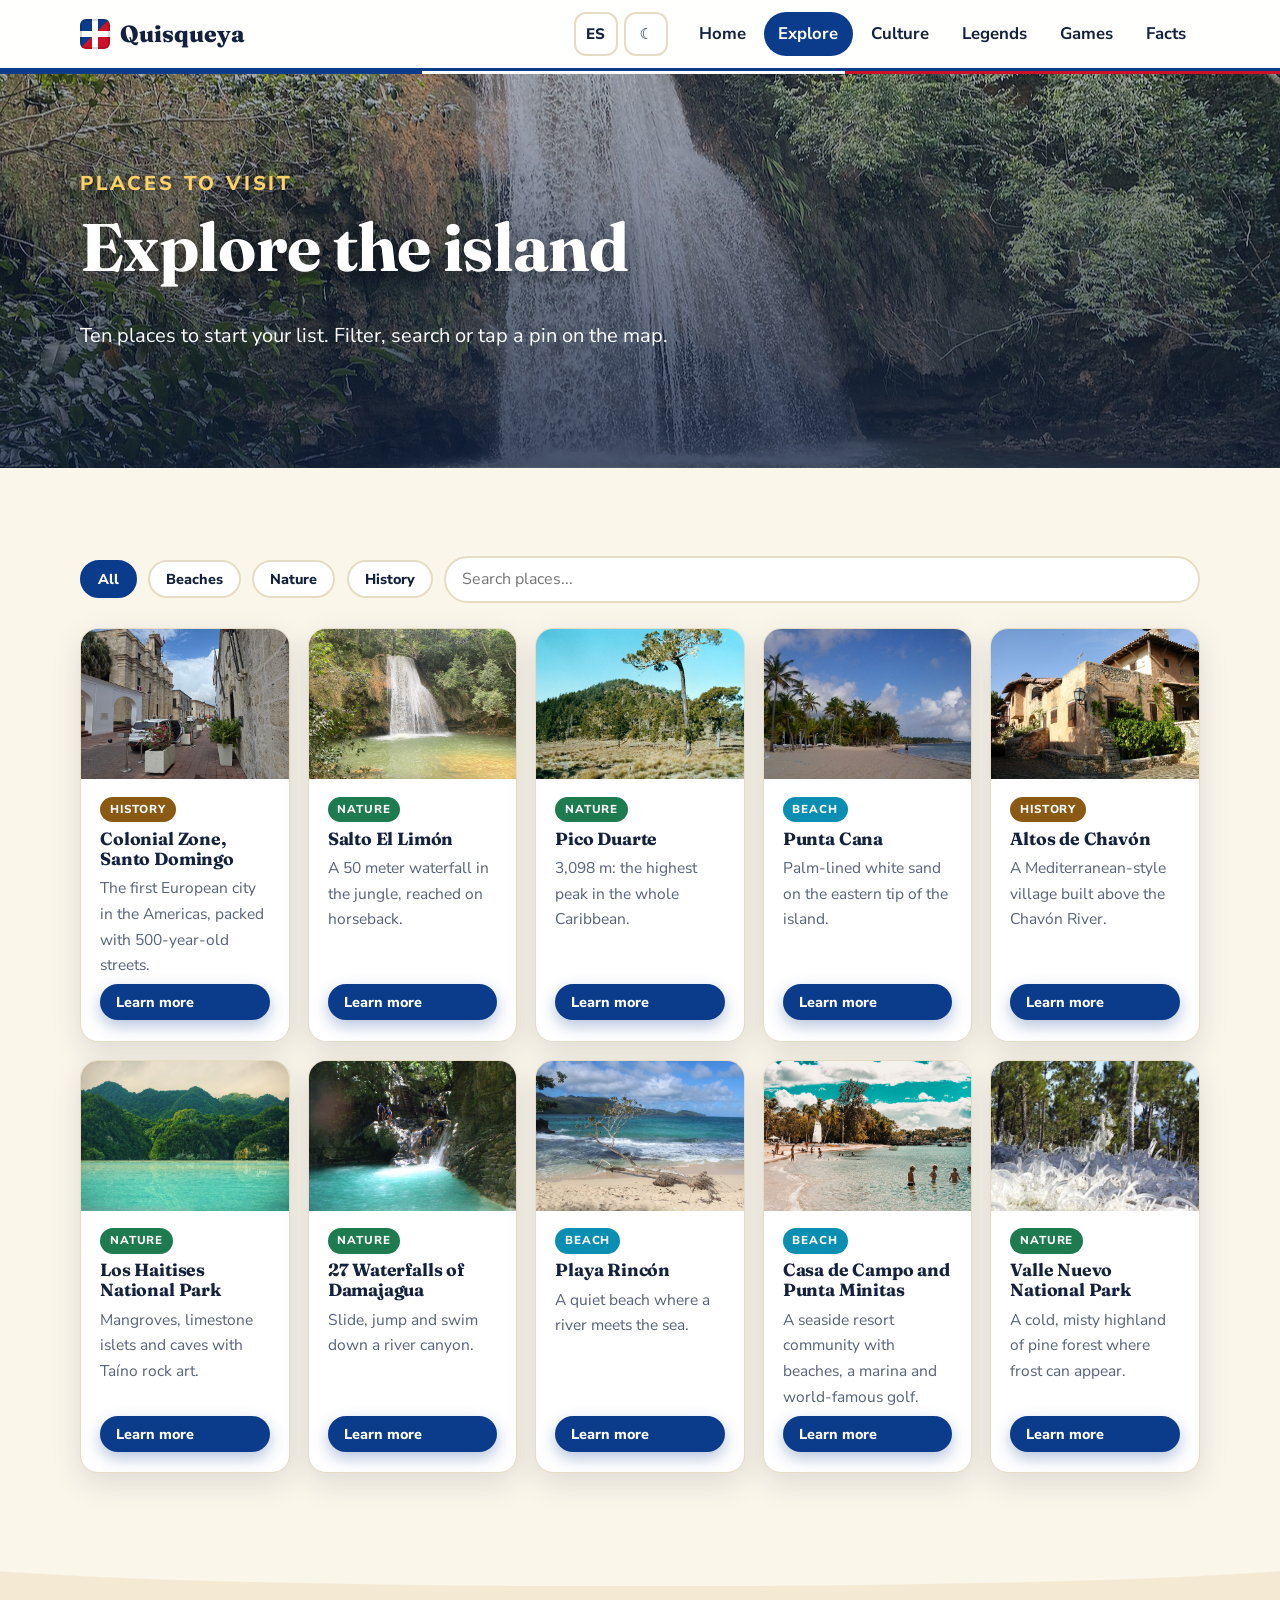
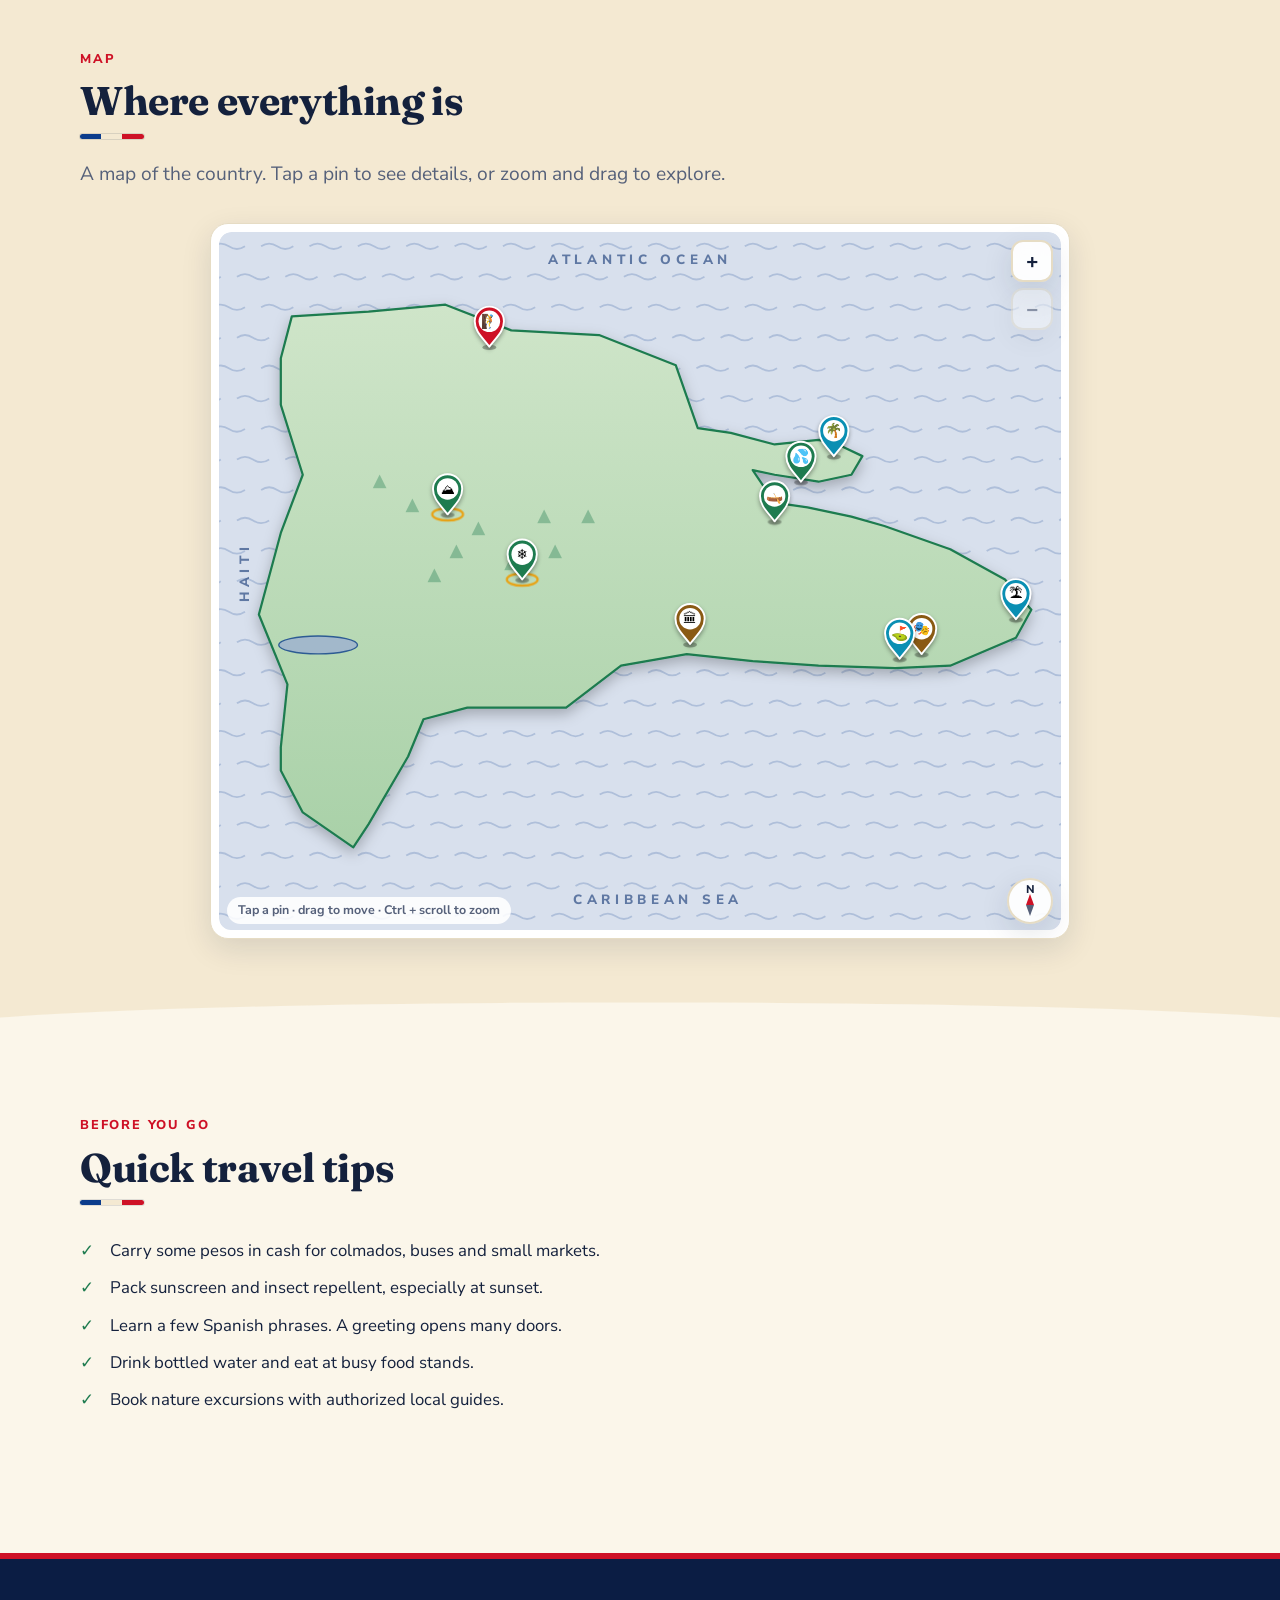
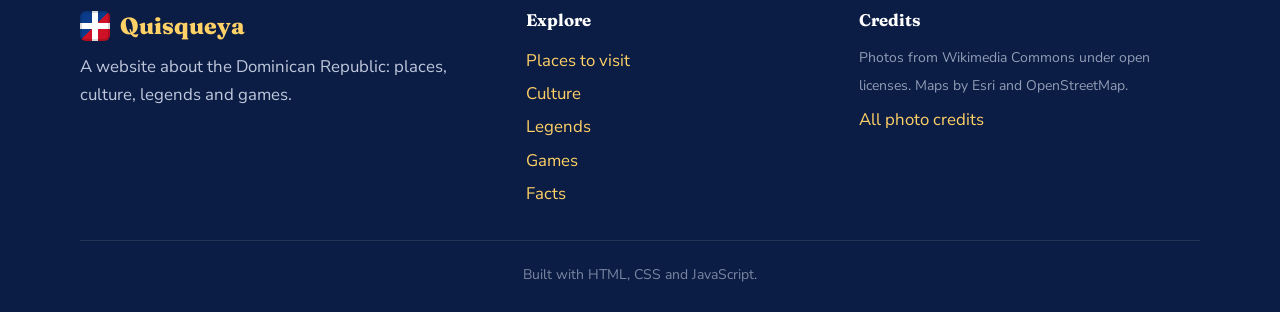
<file: explore.html>
<!doctype html>
<html lang="en">
<head>
<meta charset="utf-8">
<meta name="viewport" content="width=device-width, initial-scale=1">
<meta name="theme-color" content="#0b3c8c">
<link rel="preconnect" href="https://fonts.googleapis.com">
<link rel="preconnect" href="https://fonts.gstatic.com" crossorigin>
<link href="https://fonts.googleapis.com/css2?family=Fraunces:opsz,wght@9..144,600;9..144,800&family=Nunito+Sans:wght@400;700;800&display=swap" rel="stylesheet">
<link rel="icon" href="data:image/svg+xml,%3Csvg xmlns='http://www.w3.org/2000/svg' viewBox='0 0 32 32'%3E%3Crect width='32' height='32' rx='6' fill='%23ce1126'/%3E%3Cpath d='M0 0h32v32z' fill='%230b3c8c'/%3E%3Crect x='13' width='6' height='32' fill='%23fff'/%3E%3Crect y='13' width='32' height='6' fill='%23fff'/%3E%3C/svg%3E">
<meta property="og:type" content="website">
<meta property="og:site_name" content="Quisqueya">
<meta property="og:title" content="Explore | Quisqueya">
<meta property="og:description" content="Beaches, mountains, waterfalls and historic sites to visit in the Dominican Republic.">
<meta property="og:url" content="https://rodrigocaceres-coder.github.io/dominican-republic-site/explore.html">
<meta property="og:image" content="https://rodrigocaceres-coder.github.io/dominican-republic-site/images/salto-limon.jpg">
<meta name="twitter:card" content="summary_large_image">
<link rel="stylesheet" href="css/styles.css">
<title>Explore | Quisqueya</title>
<meta name="description" content="Beaches, mountains, waterfalls and historic sites to visit in the Dominican Republic.">
</head>
<body>
<a class="skip" href="#main" data-es="Saltar al contenido">Skip to content</a>
<header class="site-header">
  <div class="wrap bar">
    <a class="brand" href="index.html"><span class="brand-mark" aria-hidden="true"></span>Quisqueya</a>
    <div class="tools">
      <button class="icon-btn" id="lang-toggle" type="button" aria-label="Cambiar a español">ES</button>
      <button class="icon-btn" id="theme-toggle" type="button" aria-label="Toggle dark mode">☾</button>
      <button class="icon-btn nav-toggle" type="button" aria-expanded="false" aria-controls="nav" aria-label="Menu">☰</button>
    </div>
    <nav id="nav" class="nav" aria-label="Main">
      <a href="index.html" data-es="Inicio">Home</a>
      <a href="explore.html" data-es="Explorar">Explore</a>
      <a href="culture.html" data-es="Cultura">Culture</a>
      <a href="legends.html" data-es="Leyendas">Legends</a>
      <a href="games.html" data-es="Juegos">Games</a>
      <a href="facts.html" data-es="Datos">Facts</a>
    </nav>
  </div>
</header>
<main id="main">
  <header class="hero short" style="background-image: linear-gradient(180deg, rgba(8,24,56,.35), rgba(8,24,56,.75)), url('images/salto-limon.jpg')">
    <div class="wrap">
      <p class="eyebrow" data-es="Lugares para visitar">Places to visit</p>
      <h1 data-es="Explora la isla">Explore the island</h1>
      <p data-es="Diez lugares para empezar tu lista. Filtra, busca o toca un punto del mapa.">Ten places to start your list. Filter, search or tap a pin on the map.</p>
    </div>
  </header>

  <section>
    <div class="wrap">
      <div class="toolbar" role="group" aria-label="Filters">
        <button class="chip" data-cat="all" aria-pressed="true" type="button" data-es="Todos">All</button>
        <button class="chip" data-cat="beach" aria-pressed="false" type="button" data-es="Playas">Beaches</button>
        <button class="chip" data-cat="nature" aria-pressed="false" type="button" data-es="Naturaleza">Nature</button>
        <button class="chip" data-cat="history" aria-pressed="false" type="button" data-es="Historia">History</button>
        <input class="search" id="place-search" type="search" placeholder="Search places..." data-es-placeholder="Buscar lugares..." aria-label="Search places">
      </div>
      <div class="grid" id="places-grid"></div>
    </div>
  </section>

  <section class="tinted">
    <div class="wrap">
      <div class="section-head reveal">
        <p class="eyebrow" data-es="Mapa">Map</p>
        <h2 data-es="Dónde está todo">Where everything is</h2>
        <p class="lead" data-es="Un mapa del país. Toca un pin para ver los detalles, o acerca y arrastra para explorar.">A map of the country. Tap a pin to see details, or zoom and drag to explore.</p>
      </div>
      <div class="map-wrap big-map explore-map reveal" id="map-box">
        <div class="zoom-ctl">
          <button id="z-in" type="button" aria-label="Zoom in">+</button>
          <button id="z-out" type="button" aria-label="Zoom out" disabled>−</button>
          <button id="z-reset" type="button" aria-label="Reset view" title="Reset view" hidden>⟲</button>
        </div>
        <div class="compass-badge" aria-hidden="true"><b>N</b></div>
        <p class="map-hint" data-es="Toca un pin · arrastra para mover · Ctrl + rueda para acercar">Tap a pin · drag to move · Ctrl + scroll to zoom</p>
        <svg id="places-map" viewBox="0 0 900 680" role="group" aria-label="Interactive map of the Dominican Republic with places to visit"></svg>
      </div>
    </div>
  </section>

  <section>
    <div class="wrap">
      <div class="section-head reveal">
        <p class="eyebrow" data-es="Antes de ir">Before you go</p>
        <h2 data-es="Consejos rápidos de viaje">Quick travel tips</h2>
      </div>
      <ol class="checklist reveal">
        <li data-es="Lleva efectivo en pesos para colmados, guaguas y mercados pequeños.">Carry some pesos in cash for colmados, buses and small markets.</li>
        <li data-es="Usa protector solar y repelente, sobre todo al atardecer.">Pack sunscreen and insect repellent, especially at sunset.</li>
        <li data-es="Aprende un par de frases en español. Un saludo abre muchas puertas.">Learn a few Spanish phrases. A greeting opens many doors.</li>
        <li data-es="Toma agua embotellada y prueba la comida de puestos concurridos.">Drink bottled water and eat at busy food stands.</li>
        <li data-es="Reserva excursiones de naturaleza con guías locales autorizados.">Book nature excursions with authorized local guides.</li>
      </ol>
    </div>
  </section>
</main>

<div class="modal-back" id="modal" role="dialog" aria-modal="true" aria-labelledby="modal-title">
  <div class="modal">
    <button class="icon-btn modal-close" id="modal-close" type="button" aria-label="Close">✕</button>
    <img id="modal-img" src="images/colonial.jpg" alt="">
    <div class="modal-body">
      <span class="tag" id="modal-tag"></span>
      <h2 id="modal-title"></h2>
      <p id="modal-text"></p>
      <dl>
        <dt data-es="Dónde">Where</dt><dd id="modal-where"></dd>
        <dt data-es="Consejo">Tip</dt><dd id="modal-best"></dd>
      </dl>
      <div class="modal-links" id="modal-links"></div>
      <p class="credit"><span data-es="Enlaces externos, se abren en otra pestaña. Fotos con licencia abierta, créditos en la página de">External links open in a new tab. Photos under open licenses, credits on the</span> <a href="facts.html#credits" data-es="Datos">Facts page</a>.</p>
    </div>
  </div>
</div>
<footer class="site-footer">
  <div class="wrap footer-grid">
    <div>
      <a class="brand footer-brand" href="index.html"><span class="brand-mark" aria-hidden="true"></span>Quisqueya</a>
      <p data-es="Un sitio sobre la República Dominicana: lugares, cultura, leyendas y juegos.">A website about the Dominican Republic: places, culture, legends and games.</p>
    </div>
    <nav aria-label="Footer">
      <strong data-es="Explorar">Explore</strong>
      <a href="explore.html" data-es="Lugares para visitar">Places to visit</a>
      <a href="culture.html" data-es="Cultura">Culture</a>
      <a href="legends.html" data-es="Leyendas">Legends</a>
      <a href="games.html" data-es="Juegos">Games</a>
      <a href="facts.html" data-es="Datos">Facts</a>
    </nav>
    <div>
      <strong data-es="Créditos">Credits</strong>
      <p><small data-es="Fotos de Wikimedia Commons con licencias abiertas. Mapas de Esri y OpenStreetMap.">Photos from Wikimedia Commons under open licenses. Maps by Esri and OpenStreetMap.</small></p>
      <a href="facts.html#credits" data-es="Todos los créditos de fotos">All photo credits</a>
    </div>
  </div>
  <div class="wrap footer-base"><small data-es="Hecho con HTML, CSS y JavaScript.">Built with HTML, CSS and JavaScript.</small></div>
</footer>
<script src="js/data.js"></script>
<script src="js/main.js"></script>
<script src="js/homemap.js"></script>

</body>
</html>
</file>
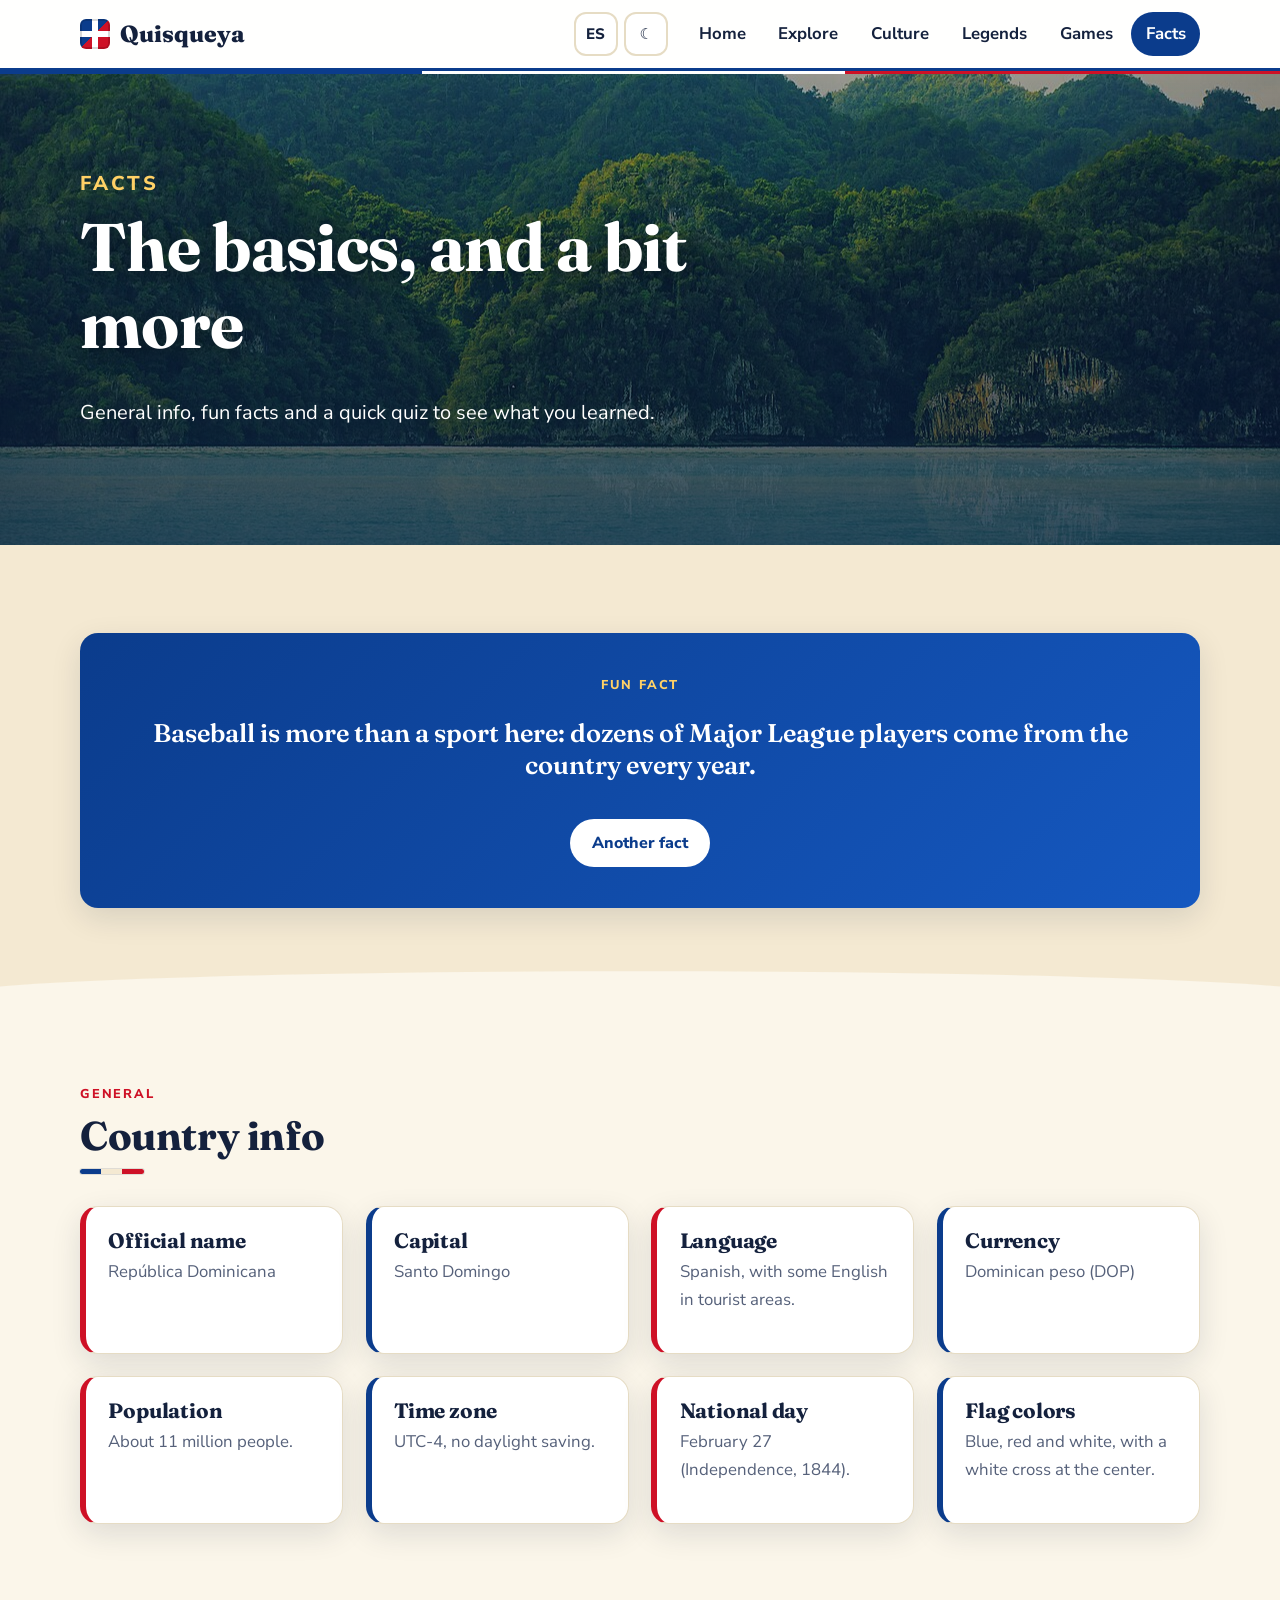
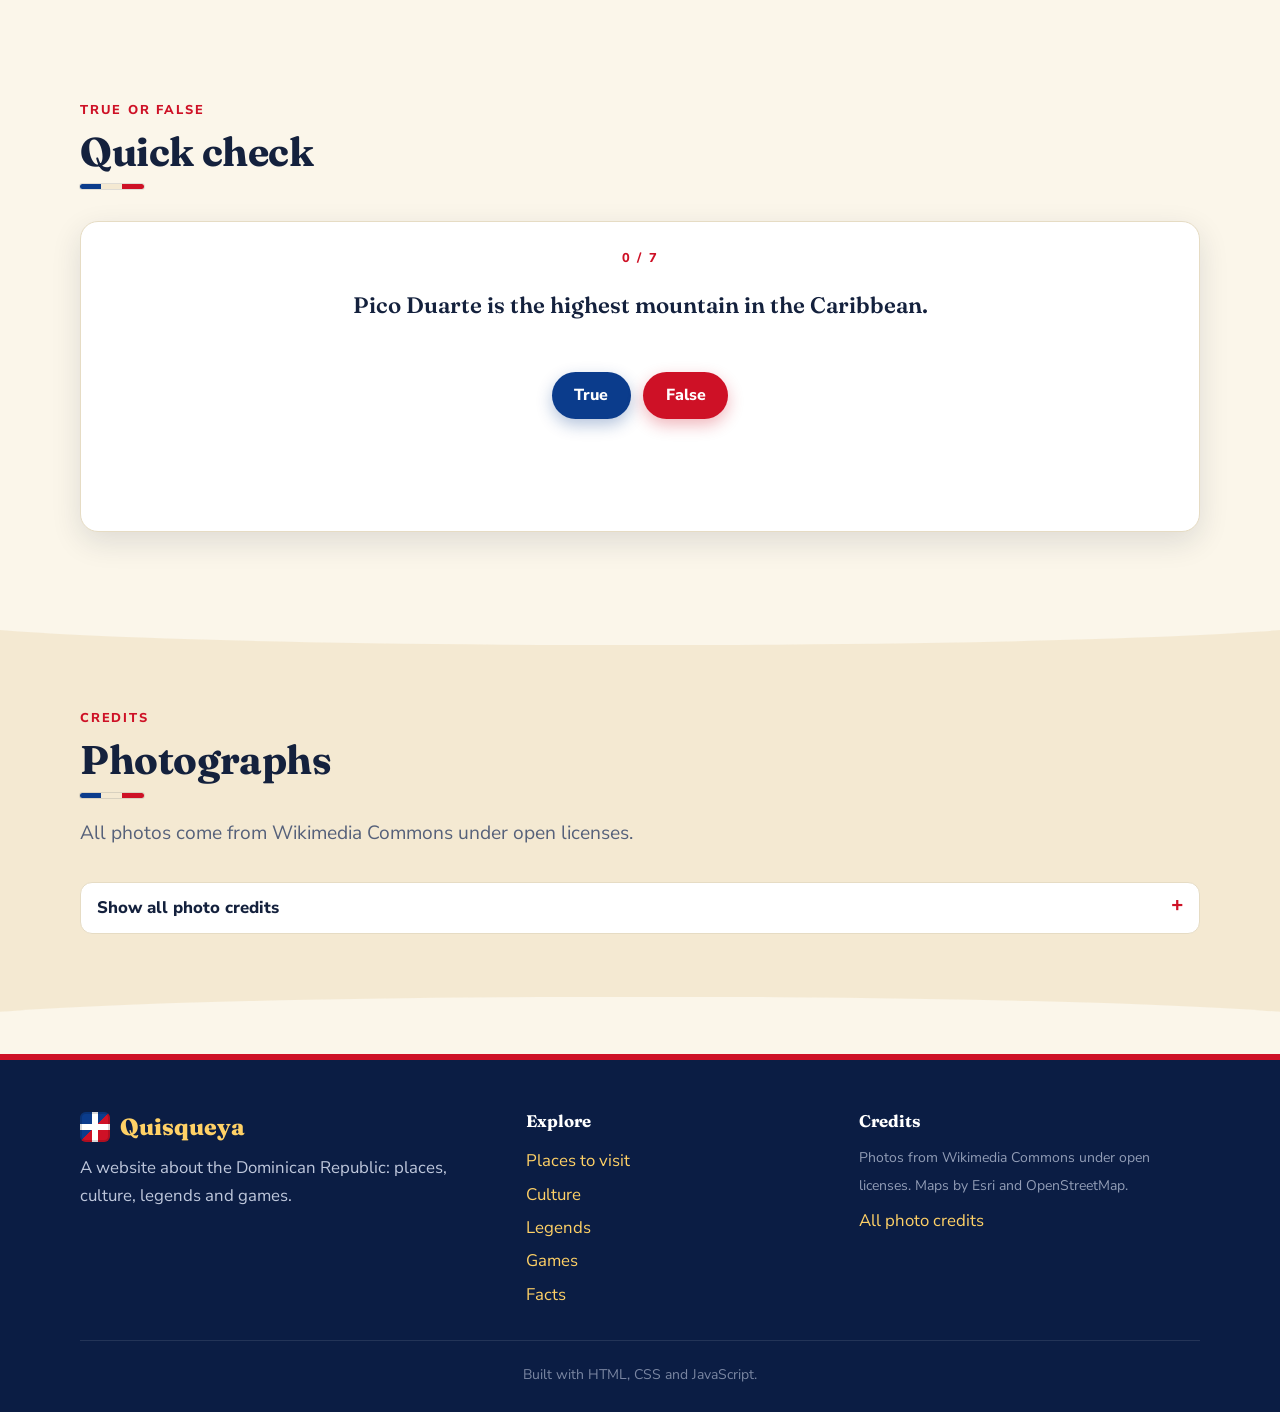
<file: facts.html>
<!doctype html>
<html lang="en">
<head>
<meta charset="utf-8">
<meta name="viewport" content="width=device-width, initial-scale=1">
<meta name="theme-color" content="#0b3c8c">
<link rel="preconnect" href="https://fonts.googleapis.com">
<link rel="preconnect" href="https://fonts.gstatic.com" crossorigin>
<link href="https://fonts.googleapis.com/css2?family=Fraunces:opsz,wght@9..144,600;9..144,800&family=Nunito+Sans:wght@400;700;800&display=swap" rel="stylesheet">
<link rel="icon" href="data:image/svg+xml,%3Csvg xmlns='http://www.w3.org/2000/svg' viewBox='0 0 32 32'%3E%3Crect width='32' height='32' rx='6' fill='%23ce1126'/%3E%3Cpath d='M0 0h32v32z' fill='%230b3c8c'/%3E%3Crect x='13' width='6' height='32' fill='%23fff'/%3E%3Crect y='13' width='32' height='6' fill='%23fff'/%3E%3C/svg%3E">
<meta property="og:type" content="website">
<meta property="og:site_name" content="Quisqueya">
<meta property="og:title" content="Facts | Quisqueya">
<meta property="og:description" content="General information, fun facts and photo credits for the Dominican Republic.">
<meta property="og:url" content="https://rodrigocaceres-coder.github.io/dominican-republic-site/facts.html">
<meta property="og:image" content="https://rodrigocaceres-coder.github.io/dominican-republic-site/images/haitises.jpg">
<meta name="twitter:card" content="summary_large_image">
<link rel="stylesheet" href="css/styles.css">
<title>Facts | Quisqueya</title>
<meta name="description" content="General information, fun facts and photo credits for the Dominican Republic.">
</head>
<body>
<a class="skip" href="#main" data-es="Saltar al contenido">Skip to content</a>
<header class="site-header">
  <div class="wrap bar">
    <a class="brand" href="index.html"><span class="brand-mark" aria-hidden="true"></span>Quisqueya</a>
    <div class="tools">
      <button class="icon-btn" id="lang-toggle" type="button" aria-label="Cambiar a español">ES</button>
      <button class="icon-btn" id="theme-toggle" type="button" aria-label="Toggle dark mode">☾</button>
      <button class="icon-btn nav-toggle" type="button" aria-expanded="false" aria-controls="nav" aria-label="Menu">☰</button>
    </div>
    <nav id="nav" class="nav" aria-label="Main">
      <a href="index.html" data-es="Inicio">Home</a>
      <a href="explore.html" data-es="Explorar">Explore</a>
      <a href="culture.html" data-es="Cultura">Culture</a>
      <a href="legends.html" data-es="Leyendas">Legends</a>
      <a href="games.html" data-es="Juegos">Games</a>
      <a href="facts.html" data-es="Datos">Facts</a>
    </nav>
  </div>
</header>
<main id="main">
  <header class="hero short" style="background-image: linear-gradient(180deg, rgba(8,24,56,.35), rgba(8,24,56,.75)), url('images/haitises.jpg')">
    <div class="wrap">
      <p class="eyebrow" data-es="Datos">Facts</p>
      <h1 data-es="Todo lo básico, y algo más">The basics, and a bit more</h1>
      <p data-es="Información general, datos curiosos y una prueba rápida para ver cuánto aprendiste.">General info, fun facts and a quick quiz to see what you learned.</p>
    </div>
  </header>

  <section class="tinted">
    <div class="wrap">
      <div class="fact-box reveal">
        <p class="eyebrow" style="color:#ffd166" data-es="Dato curioso">Fun fact</p>
        <div class="fact-text"><p id="fact-text" aria-live="polite"></p></div>
        <button class="btn" id="fact-btn" type="button" data-es="Otro dato">Another fact</button>
      </div>
    </div>
  </section>

  <section>
    <div class="wrap">
      <div class="section-head reveal">
        <p class="eyebrow" data-es="General">General</p>
        <h2 data-es="Información del país">Country info</h2>
      </div>
      <div class="grid">
        <article class="card text-card reveal"><h3 data-es="Nombre oficial">Official name</h3><p>República Dominicana</p></article>
        <article class="card text-card reveal"><h3 data-es="Capital">Capital</h3><p>Santo Domingo</p></article>
        <article class="card text-card reveal"><h3 data-es="Idioma">Language</h3><p data-es="Español, con algo de inglés en zonas turísticas.">Spanish, with some English in tourist areas.</p></article>
        <article class="card text-card reveal"><h3 data-es="Moneda">Currency</h3><p data-es="Peso dominicano (DOP)">Dominican peso (DOP)</p></article>
        <article class="card text-card reveal"><h3 data-es="Población">Population</h3><p data-es="Alrededor de 11 millones de personas.">About 11 million people.</p></article>
        <article class="card text-card reveal"><h3 data-es="Zona horaria">Time zone</h3><p data-es="UTC-4, sin cambio de horario.">UTC-4, no daylight saving.</p></article>
        <article class="card text-card reveal"><h3 data-es="Fecha patria">National day</h3><p data-es="27 de febrero (Independencia, 1844).">February 27 (Independence, 1844).</p></article>
        <article class="card text-card reveal"><h3 data-es="Colores de la bandera">Flag colors</h3><p data-es="Azul, rojo y blanco, con una cruz blanca al centro.">Blue, red and white, with a white cross at the center.</p></article>
      </div>
    </div>
  </section>


  <section>
    <div class="wrap">
      <div class="section-head reveal">
        <p class="eyebrow" data-es="Verdadero o falso">True or false</p>
        <h2 data-es="Prueba rápida">Quick check</h2>
      </div>
      <div class="tf reveal">
        <p class="eyebrow" id="tf-score">0 / 7</p>
        <div class="q"><p id="tf-question" aria-live="polite"></p></div>
        <div class="tf-actions">
          <button class="btn alt" id="tf-true" type="button" data-es="Verdadero">True</button>
          <button class="btn" id="tf-false" type="button" data-es="Falso">False</button>
        </div>
        <p class="tf-result" id="tf-result" aria-live="polite"></p>
      </div>
    </div>
  </section>

  <section class="tinted" id="credits">
    <div class="wrap">
      <div class="section-head reveal">
        <p class="eyebrow" data-es="Créditos">Credits</p>
        <h2 data-es="Fotografías">Photographs</h2>
        <p class="lead" data-es="Todas las fotos vienen de Wikimedia Commons con licencias abiertas.">All photos come from Wikimedia Commons under open licenses.</p>
      </div>
      <details class="credits-box">
        <summary data-es="Ver los créditos de las fotos">Show all photo credits</summary>
      <div style="overflow-x:auto">
        <table class="credits">
          <thead><tr><th data-es="Imagen">Image</th><th data-es="Autor">Author</th><th data-es="Licencia">License</th></tr></thead>
          <tbody>
            <tr><td><a href="https://commons.wikimedia.org/wiki/File:Calle_las_Damas,_Santo_Domingo,_Zona_Colonial.jpg" rel="noopener">Calle Las Damas, Zona Colonial</a></td><td>Desox7x</td><td>CC0</td></tr>
            <tr><td><a href="https://commons.wikimedia.org/wiki/File:DOM_Santa_B%C3%A1rbara_de_Saman%C3%A1,_El_Lim%C3%B3n,_Monumento_Natural_Salto_El_Lim%C3%B3n_0018.jpg" rel="noopener">Salto El Limón</a></td><td>-wuppertaler</td><td>CC BY 4.0</td></tr>
            <tr><td><a href="https://commons.wikimedia.org/wiki/File:Pico_Duarte.jpg" rel="noopener">Pico Duarte</a></td><td>Adrian Michael</td><td>CC BY-SA 3.0</td></tr>
            <tr><td><a href="https://commons.wikimedia.org/wiki/File:Punta_Cana_Beach_01.jpg" rel="noopener">Punta Cana Beach</a></td><td>NoonIcarus</td><td>CC BY-SA 3.0</td></tr>
            <tr><td><a href="https://commons.wikimedia.org/wiki/File:Altos_de_Chavon_1.jpg" rel="noopener">Altos de Chavón</a></td><td>Andreas Volkmer</td><td data-es="Dominio público">Public domain</td></tr>
            <tr><td><a href="https://commons.wikimedia.org/wiki/File:Los_Haitises_Park.jpeg" rel="noopener">Los Haitises</a></td><td>Anton Bielousov</td><td>CC BY-SA 3.0</td></tr>
            <tr><td><a href="https://commons.wikimedia.org/wiki/File:27_Charcas_rio_Damajagua_-_panoramio.jpg" rel="noopener">27 Charcos de Damajagua</a></td><td>kikeam71</td><td>CC BY-SA 3.0</td></tr>
            <tr><td><a href="https://commons.wikimedia.org/wiki/File:Playa_Rinc%C3%B3n_Dec_2020.jpg" rel="noopener">Playa Rincón</a></td><td>Danu Widjajanto</td><td>CC BY-SA 4.0</td></tr>
            <tr><td><a href="https://commons.wikimedia.org/wiki/File:Constanza,_valle_nuevo,_clima_invierno..jpg" rel="noopener">Valle Nuevo</a></td><td>Rhachell-84</td><td>CC BY-SA 4.0</td></tr>
            <tr><td><a href="https://commons.wikimedia.org/wiki/File:Beach_in_Casa_De_Campo,_Dominican_Republic_(51908230116).jpg" rel="noopener">Beach at Casa de Campo</a></td><td>Sergiy Galyonkin from Raleigh, USA</td><td>CC BY-SA 2.0</td></tr>
            <tr><td><a href="https://commons.wikimedia.org/wiki/File:Bas%C3%ADlica_Nuestra_Se%C3%B1ora_de_la_Altagracia_(Hig%C3%BCey).jpg" rel="noopener">Basílica de Higüey</a></td><td>Jcaraballo</td><td>CC0</td></tr>
            <tr><td><a href="https://commons.wikimedia.org/wiki/File:Montecristi_Dominican_Republic_El_Morro_4.jpg" rel="noopener">El Morro, Monte Cristi</a></td><td>Ultimo1988</td><td>CC BY-SA 4.0</td></tr>
            <tr><td><a href="https://commons.wikimedia.org/wiki/File:Bahia_de_las_Aguilas.jpg" rel="noopener">Bahía de las Águilas</a></td><td>Scmjht</td><td>CC BY-SA 3.0</td></tr>
            <tr><td><a href="https://commons.wikimedia.org/wiki/File:Lago_Enriquillo.jpg" rel="noopener">Lago Enriquillo</a></td><td>Juan Alberto Silver</td><td>CC BY-SA 4.0</td></tr>
            <tr><td><a href="https://commons.wikimedia.org/wiki/File:Salto_Jimenoa_300.jpg" rel="noopener">Salto Jimenoa</a></td><td>Jos1950</td><td>CC BY-SA 4.0</td></tr>
            <tr><td><a href="https://commons.wikimedia.org/wiki/File:Cabarete_beach_-_panoramio.jpg" rel="noopener">Cabarete</a></td><td>Maris Teteris</td><td>CC BY 3.0</td></tr>
            <tr><td><a href="https://commons.wikimedia.org/wiki/File:Isla_Saona_Dominican_Republic.jpg" rel="noopener">Isla Saona</a></td><td>https://www.flickr.com/photos/bez_uk/</td><td>CC BY-SA 2.0</td></tr>
            <tr><td><a href="https://commons.wikimedia.org/wiki/File:Santiago_de_los_Caballeros_-_Monumento_a_los_H%C3%A9roes_de_la_Restauraci%C3%B3n_0459.JPG" rel="noopener">Monumento, Santiago</a></td><td>Phyrexian</td><td>CC BY-SA 4.0</td></tr>
            <tr><td><a href="https://commons.wikimedia.org/wiki/File:Mother_Humpback_Whale_in_Saman%C3%A1_Bay,_Dominican_Republic.jpg" rel="noopener">Humpback whale, Samaná Bay</a></td><td>Caballero1967</td><td>CC BY-SA 4.0</td></tr>
            <tr><td><a href="https://commons.wikimedia.org/wiki/File:Las_Terrenas_beach_7.JPG" rel="noopener">Las Terrenas</a></td><td>Captain-tucker</td><td>CC BY-SA 3.0</td></tr>
            <tr><td><a href="https://commons.wikimedia.org/wiki/File:Estadio_Tetelo_Vargas.png" rel="noopener">Estadio Tetelo Vargas</a></td><td>Missael1990</td><td>CC BY-SA 4.0</td></tr>
            <tr><td><a href="https://commons.wikimedia.org/wiki/File:CARNAVAL_VEGANO_2020.jpg" rel="noopener">Carnaval Vegano</a></td><td>Estefanía Moronta</td><td>CC BY-SA 4.0</td></tr>
            <tr><td><a href="https://commons.wikimedia.org/wiki/File:Sancocho_Dominicano.jpg" rel="noopener">Sancocho dominicano</a></td><td>LittleT889</td><td>CC BY-SA 4.0</td></tr>
            <tr><td><a href="https://commons.wikimedia.org/wiki/File:Dominican_Mangu.jpg" rel="noopener">Mangú</a></td><td>Ll1324</td><td>CC0</td></tr>
            <tr><td><a href="https://commons.wikimedia.org/wiki/File:Puerto_Plata,_Dominican_Republic.jpg" rel="noopener">Puerto Plata</a></td><td>https://www.flickr.com/photos/magalie/</td><td>CC BY-SA 2.0</td></tr>
            <tr><td><a href="https://commons.wikimedia.org/wiki/File:DOM_Boca_Chica,_Playa_Boca_Chica_0005.jpg" rel="noopener">Boca Chica</a></td><td>-wuppertaler</td><td>CC BY 4.0</td></tr>
            <tr><td><a href="https://commons.wikimedia.org/wiki/File:DOM_Santo_Domingo,_Paseo_Mar%C3%ADtimo_Malec%C3%B3n_0009.jpg" rel="noopener">Malecón, Santo Domingo</a></td><td>-wuppertaler</td><td>CC BY 4.0</td></tr>
          </tbody>
        </table>
      </div>
      </details>
    </div>
  </section>
</main>
<footer class="site-footer">
  <div class="wrap footer-grid">
    <div>
      <a class="brand footer-brand" href="index.html"><span class="brand-mark" aria-hidden="true"></span>Quisqueya</a>
      <p data-es="Un sitio sobre la República Dominicana: lugares, cultura, leyendas y juegos.">A website about the Dominican Republic: places, culture, legends and games.</p>
    </div>
    <nav aria-label="Footer">
      <strong data-es="Explorar">Explore</strong>
      <a href="explore.html" data-es="Lugares para visitar">Places to visit</a>
      <a href="culture.html" data-es="Cultura">Culture</a>
      <a href="legends.html" data-es="Leyendas">Legends</a>
      <a href="games.html" data-es="Juegos">Games</a>
      <a href="facts.html" data-es="Datos">Facts</a>
    </nav>
    <div>
      <strong data-es="Créditos">Credits</strong>
      <p><small data-es="Fotos de Wikimedia Commons con licencias abiertas. Mapas de Esri y OpenStreetMap.">Photos from Wikimedia Commons under open licenses. Maps by Esri and OpenStreetMap.</small></p>
      <a href="facts.html#credits" data-es="Todos los créditos de fotos">All photo credits</a>
    </div>
  </div>
  <div class="wrap footer-base"><small data-es="Hecho con HTML, CSS y JavaScript.">Built with HTML, CSS and JavaScript.</small></div>
</footer>
<script src="js/data.js"></script>
<script src="js/main.js"></script>

</body>
</html>
</file>
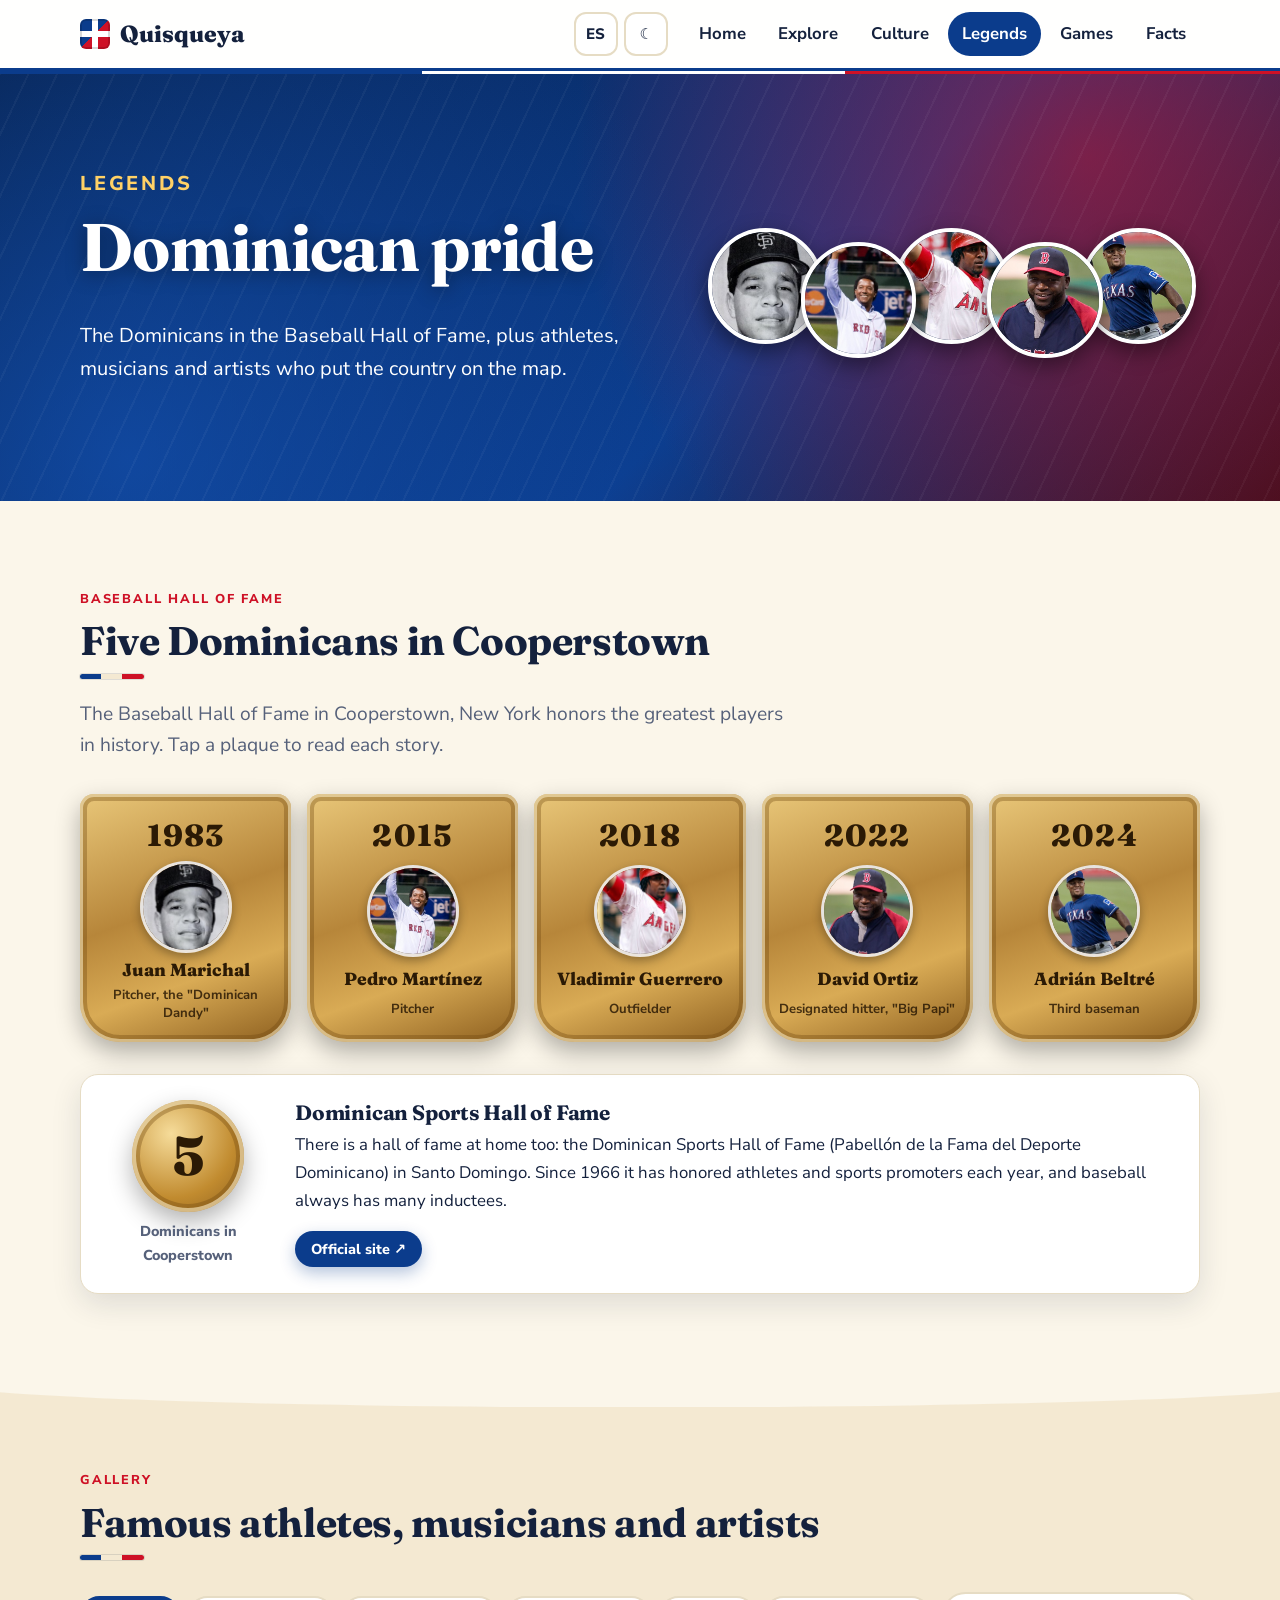
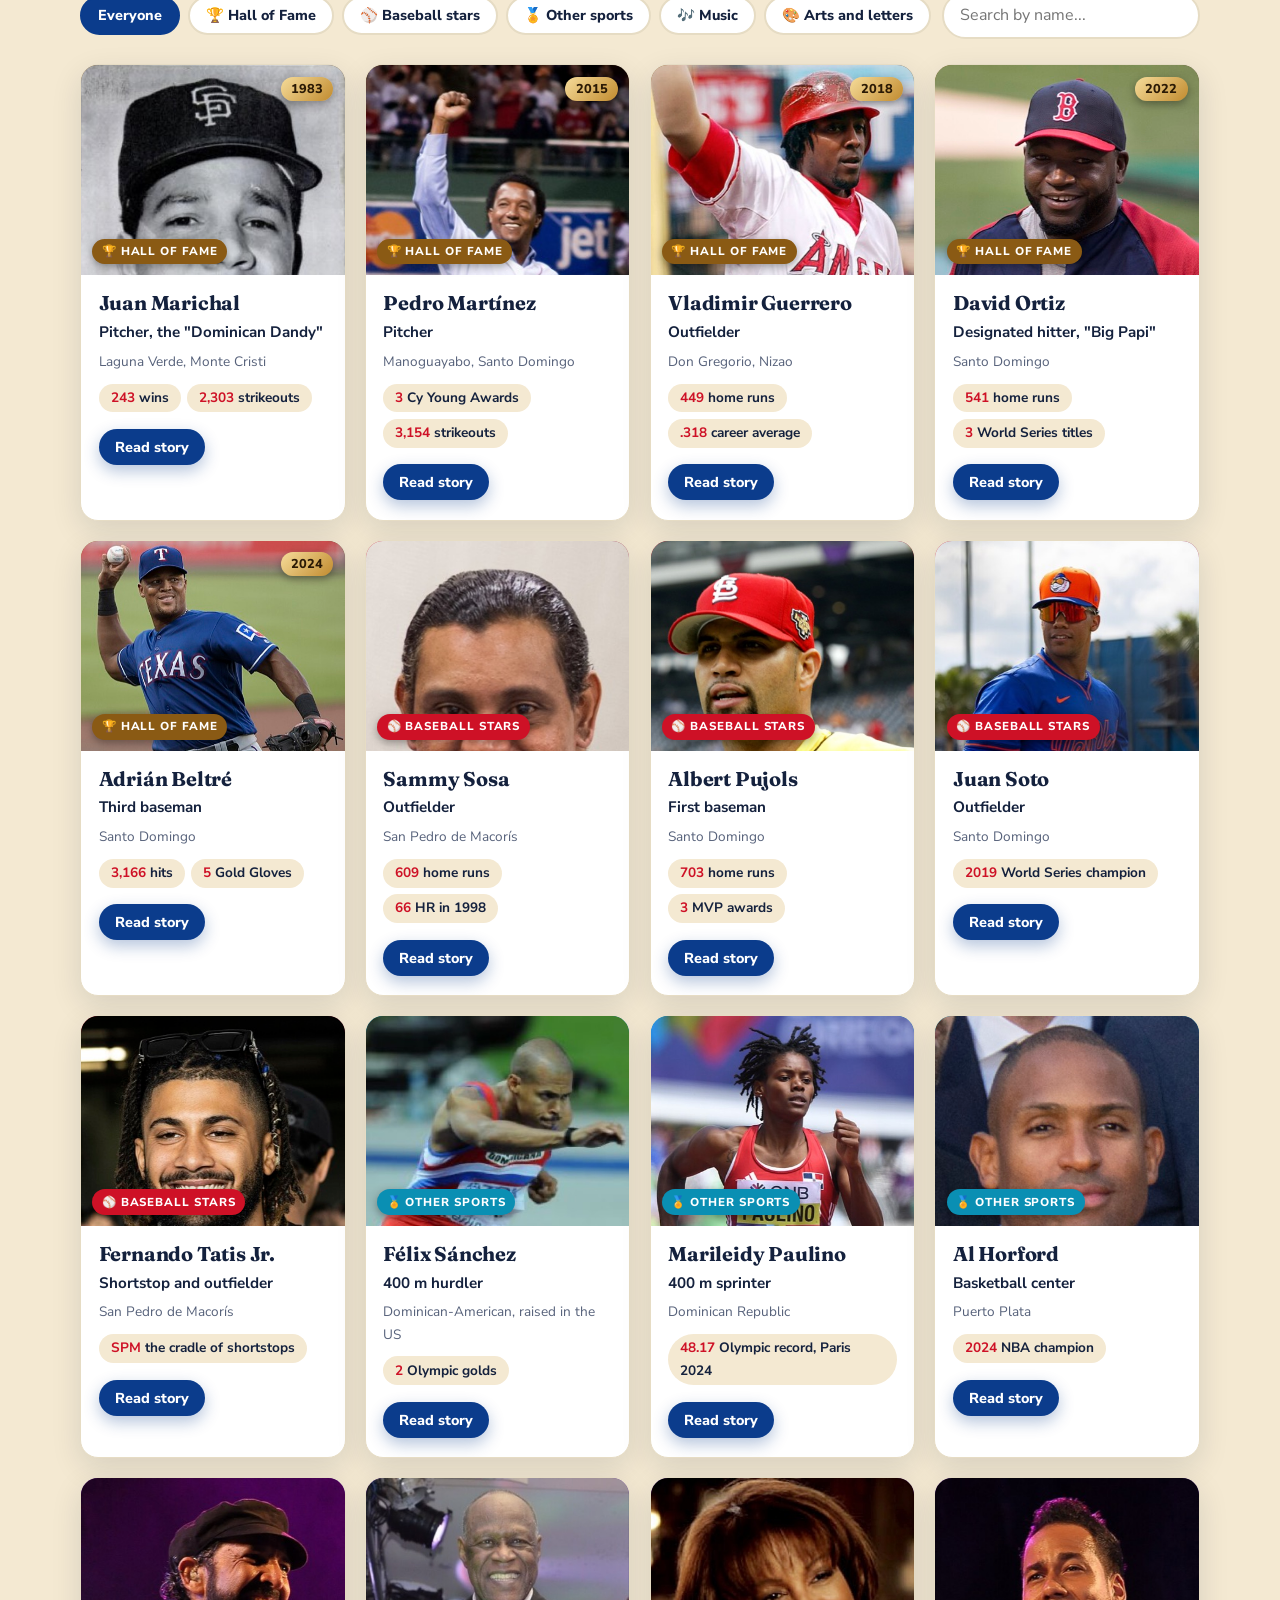
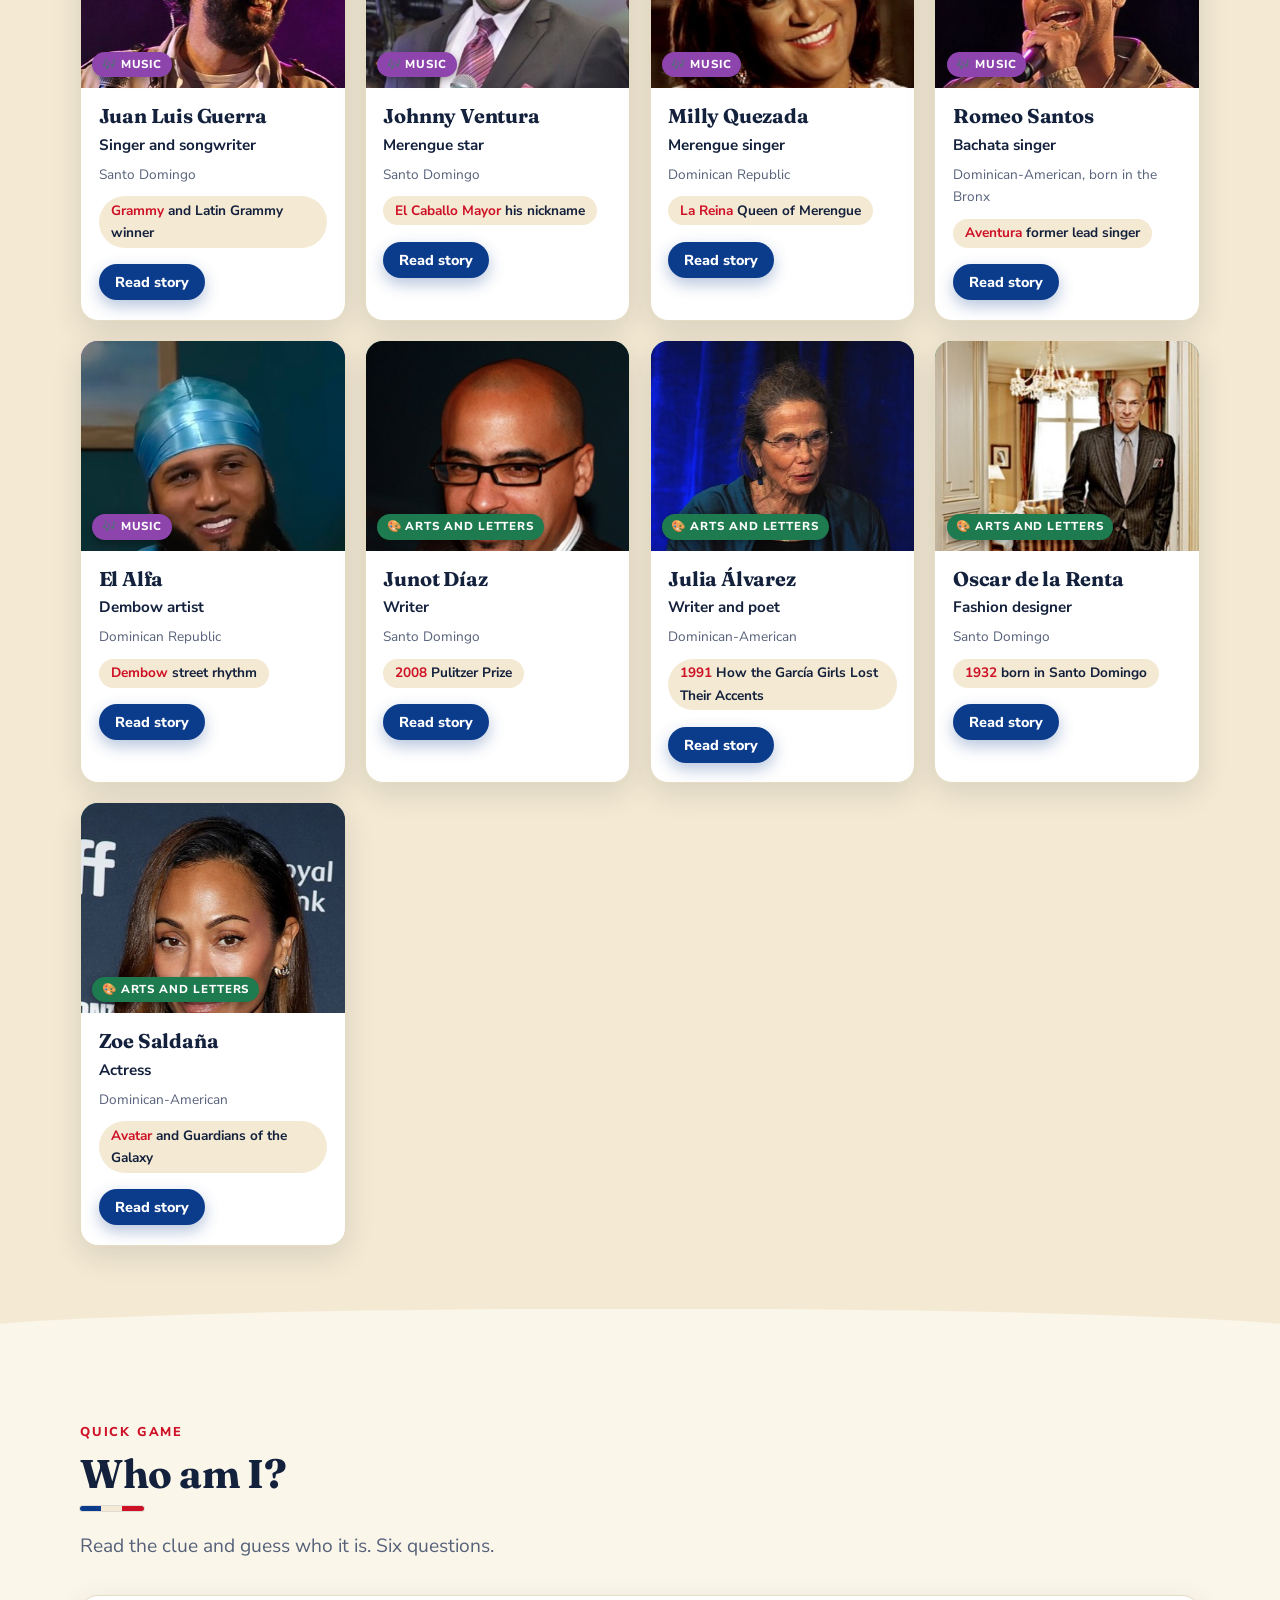
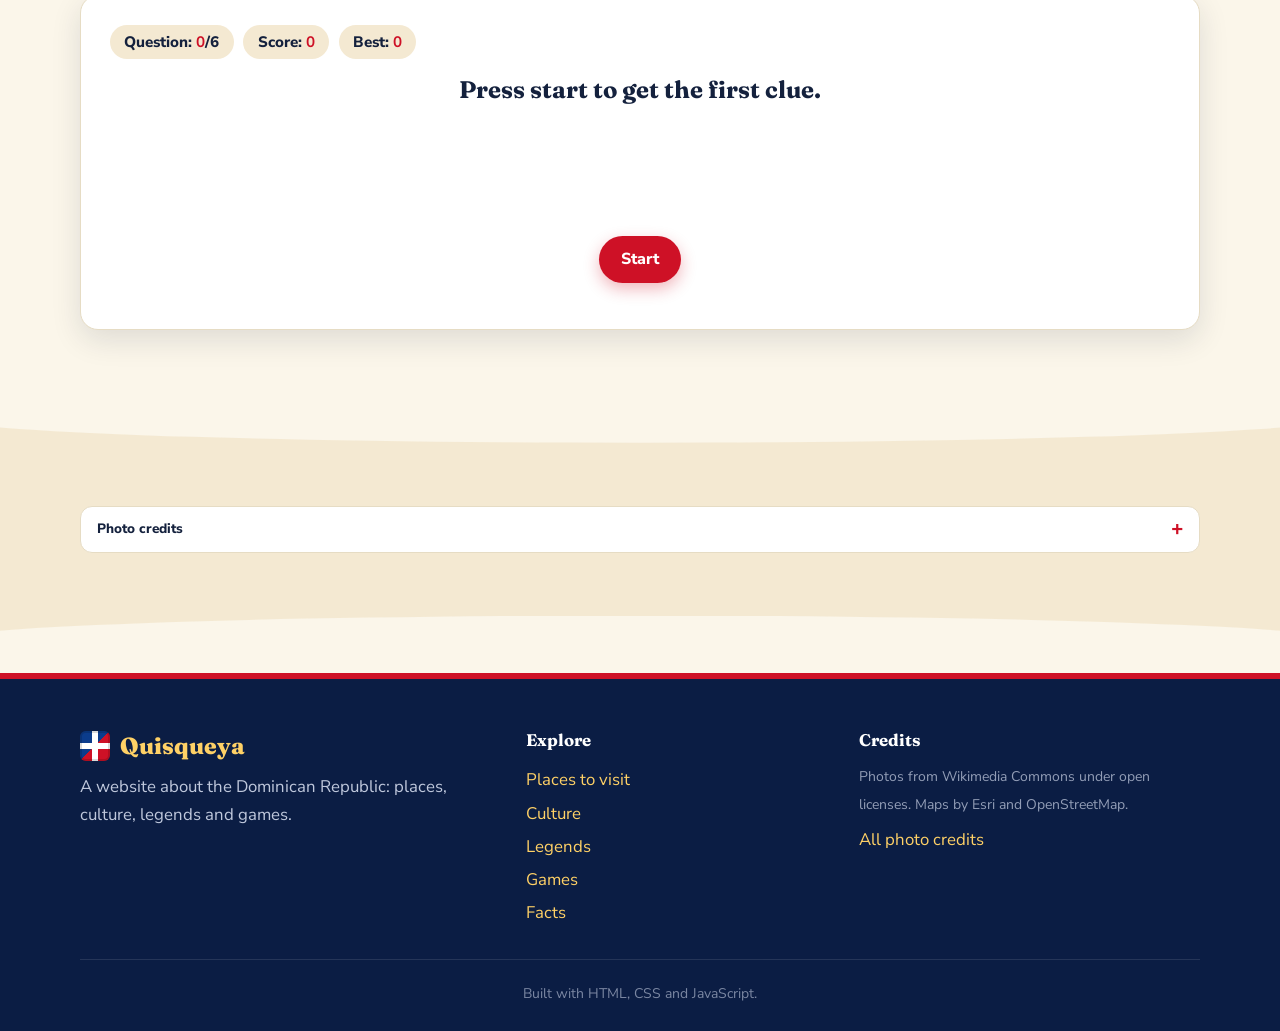
<file: legends.html>
<!doctype html>
<html lang="en">
<head>
<meta charset="utf-8">
<meta name="viewport" content="width=device-width, initial-scale=1">
<meta name="theme-color" content="#0b3c8c">
<link rel="preconnect" href="https://fonts.googleapis.com">
<link rel="preconnect" href="https://fonts.gstatic.com" crossorigin>
<link href="https://fonts.googleapis.com/css2?family=Fraunces:opsz,wght@9..144,600;9..144,800&family=Nunito+Sans:wght@400;700;800&display=swap" rel="stylesheet">
<link rel="icon" href="data:image/svg+xml,%3Csvg xmlns='http://www.w3.org/2000/svg' viewBox='0 0 32 32'%3E%3Crect width='32' height='32' rx='6' fill='%23ce1126'/%3E%3Cpath d='M0 0h32v32z' fill='%230b3c8c'/%3E%3Crect x='13' width='6' height='32' fill='%23fff'/%3E%3Crect y='13' width='32' height='6' fill='%23fff'/%3E%3C/svg%3E">
<meta property="og:type" content="website">
<meta property="og:site_name" content="Quisqueya">
<meta property="og:title" content="Legends | Quisqueya">
<meta property="og:description" content="Dominican baseball Hall of Famers and famous athletes, musicians and artists.">
<meta property="og:url" content="https://rodrigocaceres-coder.github.io/dominican-republic-site/legends.html">
<meta property="og:image" content="https://rodrigocaceres-coder.github.io/dominican-republic-site/images/people/ortiz.jpg">
<meta name="twitter:card" content="summary_large_image">
<link rel="stylesheet" href="css/styles.css">
<title>Legends | Quisqueya</title>
<meta name="description" content="Dominican baseball Hall of Famers and famous athletes, musicians and artists.">
</head>
<body>
<a class="skip" href="#main" data-es="Saltar al contenido">Skip to content</a>
<header class="site-header">
  <div class="wrap bar">
    <a class="brand" href="index.html"><span class="brand-mark" aria-hidden="true"></span>Quisqueya</a>
    <div class="tools">
      <button class="icon-btn" id="lang-toggle" type="button" aria-label="Cambiar a español">ES</button>
      <button class="icon-btn" id="theme-toggle" type="button" aria-label="Toggle dark mode">☾</button>
      <button class="icon-btn nav-toggle" type="button" aria-expanded="false" aria-controls="nav" aria-label="Menu">☰</button>
    </div>
    <nav id="nav" class="nav" aria-label="Main">
      <a href="index.html" data-es="Inicio">Home</a>
      <a href="explore.html" data-es="Explorar">Explore</a>
      <a href="culture.html" data-es="Cultura">Culture</a>
      <a href="legends.html" data-es="Leyendas">Legends</a>
      <a href="games.html" data-es="Juegos">Games</a>
      <a href="facts.html" data-es="Datos">Facts</a>
    </nav>
  </div>
</header>
<main id="main">
  <header class="hero short legends-hero">
    <div class="wrap legends-hero-in">
      <div class="legends-hero-text">
        <p class="eyebrow" data-es="Leyendas">Legends</p>
        <h1 data-es="Orgullo dominicano">Dominican pride</h1>
        <p data-es="Los dominicanos en el Salón de la Fama del Béisbol, y atletas, músicos y artistas que pusieron al país en el mapa.">The Dominicans in the Baseball Hall of Fame, plus athletes, musicians and artists who put the country on the map.</p>
      </div>
      <div class="hero-faces" aria-hidden="true">
        <img src="images/people/marichal.jpg" alt=""><img src="images/people/pedro.jpg" alt=""><img src="images/people/vladimir.jpg" alt=""><img src="images/people/ortiz.jpg" alt=""><img src="images/people/beltre.jpg" alt="">
      </div>
    </div>
  </header>

  <section>
    <div class="wrap">
      <div class="section-head reveal">
        <p class="eyebrow" data-es="Salón de la Fama del Béisbol">Baseball Hall of Fame</p>
        <h2 data-es="Cinco dominicanos en Cooperstown">Five Dominicans in Cooperstown</h2>
        <p class="lead" data-es="El Salón de la Fama del Béisbol, en Cooperstown, Nueva York, honra a los mejores de la historia. Toca una placa para leer su historia.">The Baseball Hall of Fame in Cooperstown, New York honors the greatest players in history. Tap a plaque to read each story.</p>
      </div>
      <div class="hof-wall" id="hof-wall"></div>
      <div class="hof-info reveal">
        <div class="hof-count">
          <div class="medal"><span class="num" data-count="5">5</span></div>
          <p data-es="dominicanos en Cooperstown">Dominicans in Cooperstown</p>
        </div>
        <div class="hof-text">
          <h3 data-es="Pabellón de la Fama del Deporte Dominicano">Dominican Sports Hall of Fame</h3>
          <p data-es="En casa también hay un salón de la fama: el Pabellón de la Fama del Deporte Dominicano, en Santo Domingo. Desde 1966 inmortaliza cada año a atletas y propulsores, y el béisbol siempre tiene muchos exaltados.">There is a hall of fame at home too: the Dominican Sports Hall of Fame (Pabellón de la Fama del Deporte Dominicano) in Santo Domingo. Since 1966 it has honored athletes and sports promoters each year, and baseball always has many inductees.</p>
          <a class="btn alt small" href="https://www.pabellondelafama.do" target="_blank" rel="noopener noreferrer" data-es="Sitio oficial ↗">Official site ↗</a>
        </div>
      </div>
    </div>
  </section>

  <section class="tinted">
    <div class="wrap">
      <div class="section-head reveal">
        <p class="eyebrow" data-es="Galería">Gallery</p>
        <h2 data-es="Atletas, músicos y artistas famosos">Famous athletes, musicians and artists</h2>
      </div>
      <div class="toolbar">
        <div class="chip-row" id="legend-chips" role="group" aria-label="Filters" style="grid-column:auto"></div>
        <input class="search" id="legend-search" type="search" placeholder="Search by name..." data-es-placeholder="Buscar por nombre..." aria-label="Search">
      </div>
      <div class="grid" id="legend-grid"></div>
    </div>
  </section>

  <section>
    <div class="wrap">
      <div class="section-head reveal">
        <p class="eyebrow" data-es="Juego rápido">Quick game</p>
        <h2 data-es="¿Quién soy?">Who am I?</h2>
        <p class="lead" data-es="Lee la pista y adivina de quién se trata. Seis preguntas.">Read the clue and guess who it is. Six questions.</p>
      </div>
      <div class="game-box reveal">
        <div class="game-top">
          <div class="hud"><span><span data-es="Pregunta">Question</span>: <b id="wq-n">0</b>/6</span><span><span data-es="Puntos">Score</span>: <b id="wq-score">0</b></span><span><span data-es="Mejor">Best</span>: <b id="wq-best">0</b></span></div>
        </div>
        <p class="quiz-q" id="wq-clue" data-es="Pulsa empezar para recibir la primera pista.">Press start to get the first clue.</p>
        <div class="options" id="wq-options"></div>
        <p class="map-feedback" id="wq-feedback" aria-live="polite"></p>
        <p style="text-align:center"><button class="btn" id="wq-start" type="button" data-es="Empezar">Start</button></p>
      </div>
    </div>
  </section>

  <section class="tinted">
    <div class="wrap">
      <details class="photo-credits">
        <summary data-es="Créditos de las fotos">Photo credits</summary>
        <ul>
          <li><a href="https://commons.wikimedia.org/wiki/File:Adri%C3%A1n_Beltr%C3%A9_in_2017_(35197724614).jpg" target="_blank" rel="noopener noreferrer">Adrián Beltré</a>: Keith Allison from Hanover, MD, USA, CC BY-SA 2.0</li>
          <li><a href="https://commons.wikimedia.org/wiki/File:Al_Horford_of_the_Boston_Celtics_during_an_event_celebrating_the_team%E2%80%99s_2024_NBA_Championship_on_November_21,_2024_on_the_South_Lawn_of_the_White_House_(cropped).jpg" target="_blank" rel="noopener noreferrer">Al Horford</a>: The White House, Public domain</li>
          <li><a href="https://commons.wikimedia.org/wiki/File:Albert_Pujols_(MLB_All-Star_Game_July_11,_2006).jpg" target="_blank" rel="noopener noreferrer">Albert Pujols</a>: Rafael Amado Deras, CC BY 2.0</li>
          <li><a href="https://commons.wikimedia.org/wiki/File:David_Ortiz_on_July_27,_2013.jpg" target="_blank" rel="noopener noreferrer">David Ortiz</a>: Keith Allison from Hanover, MD, USA, CC BY-SA 2.0</li>
          <li><a href="https://commons.wikimedia.org/wiki/File:El_Alfa,_2023_-_interview_with_Tony_Dandrades.jpeg" target="_blank" rel="noopener noreferrer">El Alfa</a>: Tony Dandrades, CC BY 3.0</li>
          <li><a href="https://commons.wikimedia.org/wiki/File:Padres_Visit_3rd_MAW_Marines_at_Miramar_(2)_(cropped).jpg" target="_blank" rel="noopener noreferrer">Fernando Tatis Jr.</a>: Sgt. Rachelanne Woodward, Public domain</li>
          <li><a href="https://commons.wikimedia.org/wiki/File:Felix_Sanchez_Berlin_2009_cropped.JPG" target="_blank" rel="noopener noreferrer">Félix Sánchez</a>: Felix_Sanchez_Berlin_2009.JPG: Erik van Leeuwen
derivative work: MachoCarioca (talk), GFDL</li>
          <li><a href="https://commons.wikimedia.org/wiki/File:Johnny_Ventura_El_Caballo_cropped.jpeg" target="_blank" rel="noopener noreferrer">Johnny Ventura</a>: Johnny_Ventura_El_Caballo.jpg: Adrian Rodriguez
derivative work: Inefable001 (talk), CC BY-SA 3.0</li>
          <li><a href="https://commons.wikimedia.org/wiki/File:Juan_Luis_Guerra_AC_(cropped).jpg" target="_blank" rel="noopener noreferrer">Juan Luis Guerra</a>: Acancino, CC BY-SA 3.0</li>
          <li><a href="https://commons.wikimedia.org/wiki/File:Juan_Marichal_1962.png" target="_blank" rel="noopener noreferrer">Juan Marichal</a>: Unknown authorUnknown author, Public domain</li>
          <li><a href="https://commons.wikimedia.org/wiki/File:Mets_Spring_Training,_March_23,_2025_(Leo_Altes)_-_00010_(cropped).jpg" target="_blank" rel="noopener noreferrer">Juan Soto</a>: Leo Altes, CC BY-SA 4.0</li>
          <li><a href="https://commons.wikimedia.org/wiki/File:Julia_Alvarez_3240015.jpg" target="_blank" rel="noopener noreferrer">Julia Álvarez</a>: Robert Kennicott, CC BY-SA 4.0</li>
          <li><a href="https://commons.wikimedia.org/wiki/File:Junot_D%C3%ADaz_(cropped).jpg" target="_blank" rel="noopener noreferrer">Junot Díaz</a>: Photo by Christopher Peterson, CC BY-SA 3.0</li>
          <li><a href="https://commons.wikimedia.org/wiki/File:Marileidy_Paulino_Oregon_2022.jpg" target="_blank" rel="noopener noreferrer">Marileidy Paulino</a>: Erik van Leeuwen, attribution: Erik van Leeuwen (bron: Wikipedia)., GFDL</li>
          <li><a href="https://commons.wikimedia.org/wiki/File:Milly_Quezada_-_Acceso_Total_(4)_cropped.jpg" target="_blank" rel="noopener noreferrer">Milly Quezada</a>: Milly_Quezada_-_Acceso_Total_(4).jpg: Lunchbox LP from Culver City, CA, USA
derivative work: Truu (talk), CC BY 2.0</li>
          <li><a href="https://commons.wikimedia.org/wiki/File:Oscar_de_la_Renta.jpg" target="_blank" rel="noopener noreferrer">Oscar de la Renta</a>: Matti Hillig, CC BY-SA 3.0</li>
          <li><a href="https://commons.wikimedia.org/wiki/File:Pedro%27s_return.jpg" target="_blank" rel="noopener noreferrer">Pedro Martínez</a>: Andrew Malone, CC BY 2.0</li>
          <li><a href="https://commons.wikimedia.org/wiki/File:Romeo_Santos_y_Juan_Luis_Guerra_(cropped).jpg" target="_blank" rel="noopener noreferrer">Romeo Santos</a>: Alex Cancino, CC BY-SA 3.0</li>
          <li><a href="https://commons.wikimedia.org/wiki/File:Sammy_Sosa_2012_(cropped).jpg" target="_blank" rel="noopener noreferrer">Sammy Sosa</a>: Sammy  Sosa, CC BY 2.0</li>
          <li><a href="https://commons.wikimedia.org/wiki/File:Vladimir_Guerrero_(1428701289).jpg" target="_blank" rel="noopener noreferrer">Vladimir Guerrero</a>: Derral Chen from Los Angeles, U.S.A, CC BY-SA 2.0</li>
          <li><a href="https://commons.wikimedia.org/wiki/File:Zoe_Salda%C3%B1a_at_the_2024_Toronto_International_Film_Festival_(cropped).jpg" target="_blank" rel="noopener noreferrer">Zoe Saldaña</a>: Kevin Payravi, CC BY-SA 4.0</li>
        </ul>
      </details>
    </div>
  </section>
</main>

<div class="modal-back" id="lg-modal" role="dialog" aria-modal="true" aria-labelledby="lg-name">
  <div class="modal">
    <button class="icon-btn modal-close" id="lg-close" type="button" aria-label="Close">✕</button>
    <div class="modal-body">
      <div class="lg-top"><div id="lg-avatar"></div><div><span class="tag" id="lg-tag"></span><h2 id="lg-name" style="margin:0.3rem 0 0"></h2><p class="muted" id="lg-role" style="margin:0"></p></div></div>
      <p class="lg-year" id="lg-year" hidden></p>
      <div class="stat-chips" id="lg-stats"></div>
      <p id="lg-bio"></p>
      <p class="spot-fact"><strong data-es="Dato curioso:">Fun fact:</strong> <span id="lg-fact"></span></p>
    </div>
  </div>
</div>
<footer class="site-footer">
  <div class="wrap footer-grid">
    <div>
      <a class="brand footer-brand" href="index.html"><span class="brand-mark" aria-hidden="true"></span>Quisqueya</a>
      <p data-es="Un sitio sobre la República Dominicana: lugares, cultura, leyendas y juegos.">A website about the Dominican Republic: places, culture, legends and games.</p>
    </div>
    <nav aria-label="Footer">
      <strong data-es="Explorar">Explore</strong>
      <a href="explore.html" data-es="Lugares para visitar">Places to visit</a>
      <a href="culture.html" data-es="Cultura">Culture</a>
      <a href="legends.html" data-es="Leyendas">Legends</a>
      <a href="games.html" data-es="Juegos">Games</a>
      <a href="facts.html" data-es="Datos">Facts</a>
    </nav>
    <div>
      <strong data-es="Créditos">Credits</strong>
      <p><small data-es="Fotos de Wikimedia Commons con licencias abiertas. Mapas de Esri y OpenStreetMap.">Photos from Wikimedia Commons under open licenses. Maps by Esri and OpenStreetMap.</small></p>
      <a href="facts.html#credits" data-es="Todos los créditos de fotos">All photo credits</a>
    </div>
  </div>
  <div class="wrap footer-base"><small data-es="Hecho con HTML, CSS y JavaScript.">Built with HTML, CSS and JavaScript.</small></div>
</footer>
<script src="js/data.js"></script>
<script src="js/main.js"></script>
<script src="js/legends.js"></script>
</body>
</html>
</file>
<file: css/styles.css>
/* ===== Quisqueya: shared styles for every page ===== */
:root {
  --blue: #0b3c8c;
  --blue-2: #1558c0;
  --red: #ce1126;
  --green: #1e7b4f;
  --gold: #e8a317;
  --bg: #fbf6ea;
  --surface: #ffffff;
  --surface-2: #f4e9d2;
  --ink: #14213d;
  --muted: #56617a;
  --line: #e6dcc4;
  --shadow: 0 10px 30px rgba(20, 33, 61, 0.12);
  --radius: 18px;
  --font-display: "Fraunces", Georgia, "Times New Roman", serif;
  --font-body: "Nunito Sans", system-ui, -apple-system, "Segoe UI", sans-serif;
}
:root[data-theme="dark"] {
  --bg: #0b1324;
  --surface: #14213d;
  --surface-2: #1b2b4d;
  --ink: #f4efe1;
  --muted: #aeb8d0;
  --line: #2a3b60;
  --blue: #6ea0ff;
  --blue-2: #8db4ff;
  --red: #ff5a6b;
  --green: #4fc98a;
  --shadow: 0 10px 30px rgba(0, 0, 0, 0.45);
}

* { box-sizing: border-box; }
html { scroll-behavior: smooth; }
body {
  margin: 0;
  font-family: var(--font-body);
  font-size: 1.05rem;
  line-height: 1.65;
  color: var(--ink);
  background: var(--bg);
  transition: background 0.3s, color 0.3s;
}
img { max-width: 100%; display: block; }
a { color: var(--blue); }
h1, h2, h3, h4 { font-family: var(--font-display); line-height: 1.15; margin: 0 0 0.5em; letter-spacing: -0.01em; }
h1 { font-size: clamp(2.3rem, 6vw, 4.2rem); }
h2 { font-size: clamp(1.7rem, 3.5vw, 2.5rem); }
h3 { font-size: 1.3rem; }
p { margin: 0 0 1em; }
.wrap { width: min(1120px, 100% - 2.5rem); margin-inline: auto; }
.skip { position: absolute; left: -999px; top: 0; background: var(--red); color: #fff; padding: 0.6rem 1rem; z-index: 100; }
.skip:focus { left: 0; }
:focus-visible { outline: 3px solid var(--gold); outline-offset: 2px; border-radius: 6px; }

/* ----- Navigation (same place on every page) ----- */
.site-header {
  position: sticky; top: 0; z-index: 50;
  background: color-mix(in srgb, var(--surface) 92%, transparent);
  backdrop-filter: blur(10px);
  border-bottom: 3px solid var(--blue);
}
.site-header::after {
  content: ""; display: block; height: 3px;
  background: linear-gradient(90deg, var(--blue) 0 33%, #fff 33% 66%, var(--red) 66%);
  position: absolute; left: 0; right: 0; bottom: -6px;
}
.bar { display: flex; align-items: center; gap: 1rem; min-height: 68px; }
.brand {
  display: flex; align-items: center; gap: 0.6rem;
  font-family: var(--font-display); font-weight: 800; font-size: 1.45rem;
  color: var(--ink); text-decoration: none; margin-right: auto;
}
.brand-mark {
  width: 30px; height: 30px; border-radius: 6px; flex: none;
  background:
    linear-gradient(#fff, #fff) center / 100% 6px no-repeat,
    linear-gradient(#fff, #fff) center / 6px 100% no-repeat,
    linear-gradient(135deg, var(--blue) 0 50%, var(--red) 50%);
  box-shadow: inset 0 0 0 2px rgba(0, 0, 0, 0.15);
}
.nav { display: flex; gap: 0.25rem; }
.nav a {
  padding: 0.5rem 0.9rem; border-radius: 999px; text-decoration: none;
  color: var(--ink); font-weight: 700; transition: background 0.2s, color 0.2s;
}
.nav a:hover { background: var(--surface-2); }
.nav a[aria-current="page"] { background: var(--blue); color: #fff; }
:root[data-theme="dark"] .nav a[aria-current="page"] { color: #0b1324; }
.tools { display: flex; gap: 0.4rem; }
.icon-btn {
  border: 2px solid var(--line); background: var(--surface); color: var(--ink);
  min-width: 44px; height: 44px; border-radius: 12px; font: 800 0.95rem var(--font-body);
  cursor: pointer; transition: transform 0.15s, border-color 0.2s;
}
.icon-btn:hover { border-color: var(--blue); transform: translateY(-1px); }
.nav-toggle { display: none; }

/* ----- Buttons ----- */
.btn {
  display: inline-flex; align-items: center; gap: 0.5rem;
  background: var(--red); color: #fff; border: 0; cursor: pointer;
  padding: 0.8rem 1.4rem; border-radius: 999px; font: 800 1rem var(--font-body);
  text-decoration: none; transition: transform 0.15s, box-shadow 0.2s, filter 0.2s;
  box-shadow: 0 6px 16px rgba(206, 17, 38, 0.3);
}
.btn:hover { transform: translateY(-2px); filter: brightness(1.08); }
.btn.alt { background: var(--blue); box-shadow: 0 6px 16px rgba(11, 60, 140, 0.3); }
:root[data-theme="dark"] .btn.alt { color: #0b1324; }
.btn.ghost { background: transparent; color: var(--ink); border: 2px solid var(--ink); box-shadow: none; }
.btn.small { padding: 0.5rem 1rem; font-size: 0.9rem; }

/* ----- Sections ----- */
section { padding: clamp(3rem, 7vw, 5.5rem) 0; }
.tinted { background: var(--surface-2); }
.eyebrow { text-transform: uppercase; letter-spacing: 0.14em; font-weight: 800; font-size: 0.8rem; color: var(--red); margin-bottom: 0.5rem; }
.lead { font-size: 1.2rem; color: var(--muted); max-width: 60ch; }
.section-head { margin-bottom: 2rem; }

/* ----- Hero ----- */
.hero {
  position: relative; color: #fff; padding: clamp(5rem, 14vw, 9rem) 0;
  background-color: #0b2a5c;
  background-position: center;
  background-size: cover;
}
.hero.short { padding: clamp(3.5rem, 9vw, 6rem) 0; }
.hero h1 { color: #fff; max-width: 17ch; text-shadow: 0 3px 20px rgba(0, 0, 0, 0.4); }
.hero p { font-size: 1.25rem; max-width: 52ch; }
.hero .eyebrow { color: #ffd166; }
.hero-actions { display: flex; flex-wrap: wrap; gap: 0.8rem; margin-top: 1.5rem; }
.hero .btn.ghost { color: #fff; border-color: #fff; }

/* ----- Stats strip ----- */
.stats { display: grid; grid-template-columns: repeat(auto-fit, minmax(170px, 1fr)); gap: 1rem; margin-top: -3rem; position: relative; z-index: 2; }
.stat { background: var(--surface); border-radius: var(--radius); padding: 1.3rem; text-align: center; box-shadow: var(--shadow); border-top: 5px solid var(--blue); }
.stat:nth-child(even) { border-top-color: var(--red); }
.stat .num { font: 800 2.2rem var(--font-display); color: var(--blue); }
.stat:nth-child(even) .num { color: var(--red); }
.stat .label { font-size: 0.9rem; color: var(--muted); font-weight: 700; }

/* ----- Cards ----- */
.grid { display: grid; gap: 1.4rem; grid-template-columns: repeat(auto-fill, minmax(260px, 1fr)); }
.card {
  background: var(--surface); border-radius: var(--radius); overflow: hidden;
  box-shadow: var(--shadow); border: 1px solid var(--line);
  display: flex; flex-direction: column; transition: transform 0.2s;
}
.card:hover { transform: translateY(-4px); }
.card img { width: 100%; height: 190px; object-fit: cover; }
.card-body { padding: 1.1rem 1.2rem 1.3rem; display: flex; flex-direction: column; gap: 0.4rem; flex: 1; }
.card-body h3 { margin: 0; }
.card-body p { color: var(--muted); font-size: 0.97rem; margin: 0; flex: 1; }
.tag {
  display: inline-block; font-size: 0.72rem; font-weight: 800; text-transform: uppercase; letter-spacing: 0.08em;
  padding: 0.2rem 0.6rem; border-radius: 999px; color: #fff; background: var(--blue); width: fit-content;
}
.tag.beach { background: #0a8fb3; } .tag.city { background: var(--red); }
.tag.nature { background: var(--green); } .tag.history { background: #8a5a14; }
.card.text-card { padding: 1.4rem; border-left: 6px solid var(--red); }
.card.text-card:nth-child(even) { border-left-color: var(--blue); }
.card.text-card h3 { margin-bottom: 0.3rem; }
.card.text-card p { color: var(--muted); }

/* ----- Two column ----- */
.split { display: grid; gap: 2.5rem; grid-template-columns: 1fr 1fr; align-items: center; }
.split img { border-radius: var(--radius); box-shadow: var(--shadow); width: 100%; height: 100%; max-height: 420px; object-fit: cover; }
.checklist { list-style: none; padding: 0; margin: 0 0 1.2rem; }
.checklist li { padding-left: 1.9rem; position: relative; margin-bottom: 0.6rem; }
.checklist li::before { content: "✓"; position: absolute; left: 0; color: var(--green); font-weight: 900; }

/* ----- Fact box ----- */
.fact-box {
  background: linear-gradient(135deg, var(--blue), var(--blue-2)); color: #fff;
  border-radius: var(--radius); padding: clamp(1.6rem, 4vw, 2.6rem); text-align: center; box-shadow: var(--shadow);
}
:root[data-theme="dark"] .fact-box { background: linear-gradient(135deg, #1a3a78, #2b56a8); }
.fact-box .fact-text { font: 600 clamp(1.2rem, 2.6vw, 1.6rem) var(--font-display); min-height: 4.5em; display: grid; place-items: center; }
.fact-box .btn { background: #fff; color: var(--blue); box-shadow: none; }
:root[data-theme="dark"] .fact-box .btn { color: #0b1324; }

/* ----- Filters ----- */
.toolbar { display: flex; flex-wrap: wrap; gap: 0.7rem; align-items: center; margin-bottom: 1.6rem; }
.chip {
  border: 2px solid var(--line); background: var(--surface); color: var(--ink);
  padding: 0.45rem 1rem; border-radius: 999px; font: 800 0.9rem var(--font-body); cursor: pointer;
}
.chip[aria-pressed="true"] { background: var(--blue); border-color: var(--blue); color: #fff; }
:root[data-theme="dark"] .chip[aria-pressed="true"] { color: #0b1324; }
.search {
  flex: 1; min-width: 200px; padding: 0.65rem 1rem; border-radius: 999px;
  border: 2px solid var(--line); background: var(--surface); color: var(--ink); font: 1rem var(--font-body);
}
.empty { text-align: center; color: var(--muted); padding: 2rem; }

/* ----- Modal ----- */
.modal-back { position: fixed; inset: 0; background: rgba(5, 12, 28, 0.7); display: none; place-items: center; z-index: 80; padding: 1rem; }
.modal-back.open { display: grid; }
.modal { background: var(--surface); border-radius: var(--radius); max-width: 760px; width: 100%; max-height: 90vh; overflow: auto; box-shadow: var(--shadow); position: relative; }
.modal img { width: 100%; height: 280px; object-fit: cover; }
.modal-body { padding: 1.5rem 1.8rem 1.8rem; }
.modal-close { position: absolute; top: 12px; right: 12px; background: var(--surface); }
.modal dl { display: grid; grid-template-columns: auto 1fr; gap: 0.3rem 1rem; margin: 1rem 0 0; }
.modal dt { font-weight: 800; color: var(--red); }
.modal dd { margin: 0; }
.credit { font-size: 0.8rem; color: var(--muted); margin-top: 1rem; }

/* ----- Island map ----- */
.map-wrap { background: var(--surface); border-radius: var(--radius); box-shadow: var(--shadow); padding: 1rem; border: 1px solid var(--line); }
.map-wrap svg { width: 100%; height: auto; display: block; }
.sea { fill: color-mix(in srgb, var(--blue) 14%, var(--surface)); }
.land { fill: color-mix(in srgb, var(--green) 35%, var(--surface-2)); stroke: var(--green); stroke-width: 2; stroke-linejoin: round; }
.pin { cursor: pointer; }
.pin circle { fill: var(--red); stroke: #fff; stroke-width: 3; transition: r 0.15s; }
.pin:hover circle, .pin:focus circle { r: 13; }
.pin text { font: 700 15px var(--font-body); fill: var(--ink); paint-order: stroke; stroke: var(--surface); stroke-width: 4px; }
.map-note { color: var(--muted); font-size: 0.9rem; margin: 0.6rem 0 0; }

/* ----- Timeline slider ----- */
.timeline { background: var(--surface); border-radius: var(--radius); padding: 1.6rem; box-shadow: var(--shadow); border: 1px solid var(--line); }
.timeline input[type="range"] { width: 100%; accent-color: var(--red); height: 2rem; }
.timeline .year { font: 800 3rem var(--font-display); color: var(--red); line-height: 1; }
.timeline-ticks { display: flex; justify-content: space-between; font-size: 0.8rem; color: var(--muted); font-weight: 700; }

/* ----- Accordion (glossary) ----- */
.acc { display: grid; gap: 0.7rem; }
.acc-item { background: var(--surface); border: 1px solid var(--line); border-radius: 14px; overflow: hidden; }
.acc-item button {
  width: 100%; text-align: left; background: none; border: 0; cursor: pointer; color: var(--ink);
  padding: 1rem 1.2rem; font: 800 1.1rem var(--font-body); display: flex; justify-content: space-between; gap: 1rem;
}
.acc-item button::after { content: "+"; color: var(--red); font-size: 1.4rem; line-height: 1; }
.acc-item button[aria-expanded="true"]::after { content: "–"; }
.acc-panel { padding: 0 1.2rem 1rem; color: var(--muted); display: none; }
.acc-panel.open { display: block; }

/* ----- Timeline of food etc. ----- */
.pill-list { display: flex; flex-wrap: wrap; gap: 0.5rem; padding: 0; list-style: none; margin: 0; }
.pill-list li { background: var(--surface); border: 1px solid var(--line); border-radius: 999px; padding: 0.3rem 0.9rem; font-weight: 700; }

/* ----- True / false quiz ----- */
.tf { background: var(--surface); border-radius: var(--radius); padding: 1.6rem; box-shadow: var(--shadow); border: 1px solid var(--line); text-align: center; }
.tf .q { font: 600 1.4rem var(--font-display); min-height: 3.5em; display: grid; place-items: center; }
.tf-actions { display: flex; gap: 0.8rem; justify-content: center; margin: 1rem 0; }
.tf-result { min-height: 3.2em; font-weight: 700; }
.good { color: var(--green); } .bad { color: var(--red); }

/* ----- Credits table ----- */
.credits { width: 100%; border-collapse: collapse; font-size: 0.92rem; }
.credits th, .credits td { text-align: left; padding: 0.55rem 0.7rem; border-bottom: 1px solid var(--line); }
.credits th { color: var(--red); }

/* ----- Footer ----- */
.site-footer { background: #0b1d44; color: #dfe6f7; padding: 3rem 0 1.5rem; margin-top: 2rem; border-top: 6px solid var(--red); }
.site-footer a { color: #ffd166; }
.site-footer .cols { display: flex; flex-wrap: wrap; gap: 1.5rem 3rem; justify-content: space-between; align-items: center; }
.site-footer small { opacity: 0.75; }

/* ----- Reveal on scroll ----- */
.reveal { opacity: 0; transform: translateY(24px); transition: opacity 0.6s, transform 0.6s; }
.reveal.in { opacity: 1; transform: none; }
@media (prefers-reduced-motion: reduce) {
  .reveal { opacity: 1; transform: none; transition: none; }
  html { scroll-behavior: auto; }
}

/* ========== GAMES ========== */
.game-tabs { display: flex; flex-wrap: wrap; gap: 0.6rem; margin-bottom: 1.4rem; }
.game-tabs .chip { padding: 0.7rem 1.2rem; font-size: 1rem; }
.game-panel { display: none; }
.game-panel.active { display: block; }
.game-box { background: var(--surface); border-radius: var(--radius); border: 1px solid var(--line); box-shadow: var(--shadow); padding: clamp(1rem, 3vw, 1.8rem); }
.game-top { display: flex; flex-wrap: wrap; gap: 0.6rem 1.4rem; align-items: center; justify-content: space-between; margin-bottom: 1rem; }
.hud { display: flex; flex-wrap: wrap; gap: 0.6rem; }
.hud > span { background: var(--surface-2); padding: 0.3rem 0.9rem; border-radius: 999px; font-weight: 800; font-size: 0.95rem; white-space: nowrap; }
.hud b { color: var(--red); }
.overlay-msg { text-align: center; padding: 1.5rem 0.5rem; }
.overlay-msg h3 { font-size: 1.7rem; }

/* rhythm */
#rhythm-canvas { width: 100%; max-width: 560px; display: block; margin: 0 auto; border-radius: 14px; background: #0b1d44; touch-action: manipulation; }
.lane-help { text-align: center; color: var(--muted); font-size: 0.9rem; margin-top: 0.6rem; }
.judge { text-align: center; font: 800 1.4rem var(--font-display); min-height: 2rem; margin-top: 0.4rem; }

/* map challenge */
.map-feedback { text-align: center; min-height: 2.4rem; font-weight: 700; margin: 0.6rem 0; }

/* quiz */
.quiz-q { font: 700 1.5rem var(--font-display); text-align: center; margin: 1rem 0; }
.quiz-q small { display: block; font: 600 0.95rem var(--font-body); color: var(--muted); }
.options { display: grid; gap: 0.7rem; grid-template-columns: 1fr 1fr; }
.opt {
  padding: 0.9rem 1rem; border-radius: 14px; border: 2px solid var(--line); background: var(--surface);
  color: var(--ink); font: 700 1rem var(--font-body); cursor: pointer; text-align: left;
}
.opt:hover:not(:disabled) { border-color: var(--blue); }
.opt.correct { background: color-mix(in srgb, var(--green) 25%, var(--surface)); border-color: var(--green); }
.opt.wrong { background: color-mix(in srgb, var(--red) 22%, var(--surface)); border-color: var(--red); }
.timer-bar { height: 8px; border-radius: 999px; background: var(--surface-2); overflow: hidden; margin-bottom: 0.4rem; }
.timer-bar i { display: block; height: 100%; width: 100%; background: var(--green); transform-origin: left; }

/* ========== RESPONSIVE ========== */
@media (max-width: 820px) {
  .nav-toggle { display: inline-block; order: 3; }
  .tools { order: 2; }
  .bar { flex-wrap: wrap; }
  .nav {
    display: none; order: 4; width: 100%; flex-direction: column; padding-bottom: 0.8rem;
  }
  .nav.open { display: flex; }
  .split { grid-template-columns: 1fr; }
  .options { grid-template-columns: 1fr; }
  .stats { margin-top: -2rem; }
}

/* ========== HOME: INTERACTIVE MAP ========== */
.stats.flat { margin-top: 2.5rem; }
.home-map { padding-top: clamp(2.5rem, 5vw, 4rem); }
.map-controls { display: grid; gap: 1rem 1.4rem; grid-template-columns: 1fr auto; align-items: end; margin-bottom: 1.2rem; }
.chip-row { display: flex; flex-wrap: wrap; gap: 0.5rem; grid-column: 1 / -1; }
.month-box { background: var(--surface); border: 1px solid var(--line); border-radius: 14px; padding: 0.7rem 1rem; }
.month-box label { font-weight: 800; display: block; }
.month-box strong { color: var(--red); }
.month-box input { width: 100%; accent-color: var(--red); }
.month-events { display: flex; flex-wrap: wrap; gap: 0.4rem; min-height: 2rem; align-items: center; }
.muted { color: var(--muted); font-size: 0.92rem; }
.event-pill { border: 0; border-radius: 999px; padding: 0.3rem 0.8rem; font: 800 0.85rem var(--font-body); cursor: pointer; background: var(--red); color: #fff; animation: glow 2s infinite; }
:root[data-theme="dark"] .event-pill { color: #0b1324; }
@keyframes glow { 50% { box-shadow: 0 0 0 6px rgba(206, 17, 38, 0.18); } }

.map-layout { display: grid; grid-template-columns: minmax(0, 1.7fr) minmax(300px, 1fr); gap: 1.4rem; align-items: start; }
.big-map { padding: 0.5rem; overflow: hidden; }
#home-map, #places-map { user-select: none; }
#home-map .sea, #places-map .sea { fill: color-mix(in srgb, var(--blue) 16%, var(--surface)); }
.wave { fill: none; stroke: color-mix(in srgb, var(--blue) 40%, transparent); stroke-width: 2; opacity: 0.5; }
.waves { animation: drift 6s linear infinite; }
@keyframes drift { to { transform: translate(-54px, 0); } }
.sea-label { font: 800 15px var(--font-body); letter-spacing: 0.35em; fill: color-mix(in srgb, var(--blue) 55%, var(--muted)); opacity: 0.7; }
.peak { font-size: 20px; fill: var(--green); opacity: 0.35; pointer-events: none; }
.lake { fill: color-mix(in srgb, var(--blue) 40%, var(--surface)); stroke: var(--blue); stroke-width: 1.5; opacity: 0.8; }
.compass circle { fill: var(--surface); stroke: var(--line); stroke-width: 2; }
.compass path { fill: var(--red); }
.compass text { font: 800 16px var(--font-body); fill: var(--ink); }
.route { fill: none; stroke: var(--red); stroke-width: 4; stroke-dasharray: 3 11; stroke-linecap: round; stroke-linejoin: round; }



@media (prefers-reduced-motion: reduce) { .waves, .spot.live .halo, .event-pill { animation: none; } }

.spot-panel { background: var(--surface); border: 1px solid var(--line); border-radius: var(--radius); box-shadow: var(--shadow); overflow: hidden; position: sticky; top: 90px; min-height: 360px; }
.spot-panel.pop { animation: pop 0.35s ease; }
@keyframes pop { from { transform: scale(0.97); opacity: 0.6; } to { transform: none; opacity: 1; } }
.sp-welcome { padding: 2.2rem 1.6rem; text-align: center; display: grid; gap: 0.6rem; justify-items: center; }
.big-emoji { font-size: 4rem; line-height: 1; }
.spot-photo { height: 210px; display: grid; place-items: center; overflow: hidden; }
.spot-photo img { width: 100%; height: 100%; object-fit: cover; }
.spot-body { padding: 1.1rem 1.3rem 1.4rem; }
.spot-body h3 { margin: 0.4rem 0 0.4rem; }
.spot-tags { display: flex; flex-wrap: wrap; gap: 0.5rem; align-items: center; }
.now-badge { font-size: 0.75rem; font-weight: 800; color: var(--red); animation: glow 2s infinite; border: 2px solid var(--red); border-radius: 999px; padding: 0.1rem 0.6rem; }
.spot-fact { background: var(--surface-2); border-radius: 12px; padding: 0.7rem 0.9rem; font-size: 0.97rem; }
.spot-dist { color: var(--muted); font-size: 0.9rem; margin-bottom: 0.8rem; }
.spot-actions { display: flex; flex-wrap: wrap; gap: 0.5rem; }

@media (max-width: 900px) {
  .map-layout { grid-template-columns: 1fr; }
  .map-controls { grid-template-columns: 1fr; }
  .spot-panel { position: static; }
}

[hidden] { display: none !important; }

/* ========== DOMINOES (square table) ========== */
.dom-frame {
  width: min(100%, 700px); margin: 0 auto; aspect-ratio: 1; padding: 2.4%;
  container-type: inline-size; border-radius: 22px;
  background: linear-gradient(145deg, #7a4a24, #4a2a12 55%, #6b3f1d);
  box-shadow: 0 18px 40px rgba(0, 0, 0, 0.35), inset 0 2px 0 rgba(255, 255, 255, 0.25);
}
.dom-table {
  position: relative; width: 100%; height: 100%; border-radius: 12px; overflow: hidden;
  background:
    radial-gradient(circle at 50% 42%, rgba(255, 255, 255, 0.12), transparent 60%),
    repeating-linear-gradient(45deg, rgba(0, 0, 0, 0.05) 0 2px, transparent 2px 5px),
    #1b7f4d;
  box-shadow: inset 0 0 0 0.5cqw rgba(0, 0, 0, 0.25), inset 0 0 6cqw rgba(0, 0, 0, 0.45);
  color: #fff;
}
.dom-opp { position: absolute; top: 2.5%; left: 3%; right: 3%; display: flex; align-items: center; gap: 2cqw; }
.dom-name { font-weight: 800; font-size: 2.6cqw; background: rgba(0, 0, 0, 0.3); padding: 0.6cqw 2cqw; border-radius: 99px; white-space: nowrap; }
.dom-opp-tiles { display: flex; flex-wrap: wrap; gap: 0.7cqw; }
.dom-ends { position: absolute; top: 12%; left: 50%; transform: translateX(-50%); display: flex; align-items: center; gap: 1.2cqw; font-size: 2.4cqw; font-weight: 800; }
.dom-ends span { opacity: 0.85; }
.dom-ends b { background: var(--gold); color: #3b2300; min-width: 4.2cqw; height: 4.2cqw; border-radius: 50%; display: grid; place-items: center; box-shadow: 0 0 0 0.5cqw rgba(255, 255, 255, 0.4); }
.dom-board { position: absolute; inset: 0; pointer-events: none; }

.tile {
  --w: 9cqw; width: var(--w); height: calc(var(--w) / 2); display: flex; flex: none;
  background: linear-gradient(160deg, #fffdf6, #eee3c8); border-radius: calc(var(--w) * 0.12);
  box-shadow: 0 0.5cqw 0.9cqw rgba(0, 0, 0, 0.45), inset 0 0 0 0.25cqw #c9bc98; position: relative;
}
.tile .half { flex: 1; display: grid; grid-template: repeat(3, 1fr) / repeat(3, 1fr); padding: 7% 5%; place-items: center; }
.tile .half:first-child { border-right: 0.3cqw solid #9d916f; }
.tile .pip { width: 64%; aspect-ratio: 1; border-radius: 50%; background: radial-gradient(circle at 35% 30%, #555, #0d0d0d); }
.tile::after { content: ""; position: absolute; left: 50%; top: 50%; width: 1cqw; height: 1cqw; margin: -0.5cqw; border-radius: 50%; background: #b8892b; }
.tile.laid { position: absolute; }
.tile.laid.fresh { animation: lay 0.4s ease-out; }
.tile.laid.last { box-shadow: 0 0 0 0.5cqw var(--gold), 0 0.5cqw 0.9cqw rgba(0, 0, 0, 0.45); }
@keyframes lay { from { transform: scale(1.5) translateY(-4cqw); opacity: 0; } to { transform: none; opacity: 1; } }
.tile.back { background: repeating-linear-gradient(45deg, #0b3c8c 0 0.8cqw, #14529f 0.8cqw 1.6cqw); box-shadow: 0 0.3cqw 0.6cqw rgba(0, 0, 0, 0.5), inset 0 0 0 0.2cqw #fff; }
.tile.back .half { display: none; }
.tile.back::after { display: none; }
.tile.mini { --w: 4.6cqw; }

.dom-hand { position: absolute; left: 3%; right: 3%; bottom: 3%; display: flex; flex-wrap: wrap; gap: 1.4cqw; justify-content: center; align-items: flex-end; }
.tile.hand { --w: 11.4cqw; cursor: pointer; transition: transform 0.18s, opacity 0.2s, box-shadow 0.2s; }
.tile.hand.playable { box-shadow: 0 0 0 0.6cqw var(--gold), 0 0 3cqw rgba(232, 163, 23, 0.9); transform: translateY(-1cqw); }
.tile.hand.playable:hover, .tile.hand.picked { transform: translateY(-3cqw); }
.tile.hand.picked { box-shadow: 0 0 0 0.7cqw var(--red), 0 0 3cqw rgba(206, 17, 38, 0.8); }
.tile.hand.blocked { opacity: 0.55; cursor: not-allowed; }
.dom-msg {
  position: absolute; left: 50%; bottom: 27%; transform: translateX(-50%); width: max-content; max-width: 92%;
  background: rgba(0, 0, 0, 0.55); padding: 0.8cqw 3cqw; border-radius: 99px; font-weight: 800; font-size: 2.5cqw; text-align: center;
}
.dom-pick { position: absolute; left: 50%; bottom: 33%; transform: translateX(-50%); display: flex; gap: 2cqw; z-index: 3; }
.dom-pick .btn { font-size: 3cqw; padding: 0.8cqw 3.5cqw; }
.dom-over {
  position: absolute; inset: 0; background: rgba(8, 20, 40, 0.82); display: grid; place-content: center; gap: 1cqw;
  text-align: center; z-index: 5; animation: lay 0.4s ease-out; padding: 4cqw;
}
.dom-over[hidden] { display: none; }
.dom-over h3 { font-size: 8cqw; color: var(--gold); margin: 0; }
.dom-over p { font-size: 3cqw; margin: 0 0 2cqw; }
.dom-over[data-who="cpu"] h3 { color: #ff9aa5; }
.dom-controls { text-align: center; margin: 1.2rem 0 0.6rem; display: flex; gap: 0.6rem; justify-content: center; flex-wrap: wrap; }
.btn.pulse { animation: glow 1.6s infinite; }
@media (prefers-reduced-motion: reduce) { .tile.laid, .dom-over, .btn.pulse { animation: none; } }

.modal-links { display: flex; flex-wrap: wrap; gap: 0.5rem; margin-top: 1.2rem; }
.modal-links .btn.ghost { color: var(--ink); border-color: var(--line); }

/* ========== MAP CHALLENGE (Leaflet) ========== */
.mg-layout { display: grid; grid-template-columns: minmax(0, 1fr) minmax(0, 1.5fr); gap: 1.2rem; align-items: stretch; }
.mg-card { margin: 0; background: var(--surface-2); border-radius: 16px; overflow: hidden; display: flex; flex-direction: column; border: 1px solid var(--line); }
.mg-card img { width: 100%; flex: 1; min-height: 220px; max-height: 420px; object-fit: cover; background: var(--line); }
.mg-card figcaption { padding: 0.9rem 1.1rem 1.1rem; display: grid; gap: 0.2rem; }
.mg-card strong { font: 800 1.35rem var(--font-display); }
.mg-mapwrap { position: relative; min-height: 380px; border-radius: 16px; overflow: hidden; border: 2px solid var(--line); }
#mg-map { position: absolute; inset: 0; background: var(--surface-2); cursor: crosshair; }
.mg-offline { position: absolute; inset: 0; display: grid; place-items: center; text-align: center; padding: 1rem; margin: 0; background: var(--surface-2); font-weight: 700; }
.leaflet-container { font-family: var(--font-body); }
.mg-pin { width: 22px; height: 22px; border-radius: 50%; border: 4px solid #fff; box-shadow: 0 2px 8px rgba(0, 0, 0, 0.5); }
.mg-pin.you { background: #0b3c8c; } .mg-pin.answer { background: #1e7b4f; }
.mg-tip { font-weight: 800; }
@media (max-width: 820px) { .mg-layout { grid-template-columns: 1fr; } .mg-mapwrap { min-height: 340px; } .mg-card img { min-height: 200px; } }

/* ========== LEGENDS ========== */
.hof-wall { display: grid; grid-template-columns: repeat(auto-fit, minmax(140px, 1fr)); gap: 1rem; margin-bottom: 2rem; }
.plaque {
  position: relative; cursor: pointer; text-align: center; padding: 1.4rem 1rem 1.2rem; color: #2b1a05; font-family: var(--font-body);
  border: 0; border-radius: 14px 14px 40px 40px; display: grid; justify-items: center; gap: 0.4rem;
  background: linear-gradient(160deg, #e9c779, #b7863a 45%, #d9ab55 70%, #8d5f1f);
  box-shadow: 0 10px 24px rgba(0, 0, 0, 0.3), inset 0 0 0 3px rgba(255, 240, 200, 0.55), inset 0 0 0 7px rgba(110, 70, 15, 0.35);
  transition: transform 0.2s;
}
.plaque:hover, .plaque:focus-visible { transform: translateY(-6px) rotate(-0.8deg); }
.plaque strong { font: 800 1.1rem var(--font-display); }
.plaque-year { font: 800 1.9rem var(--font-display); letter-spacing: 0.04em; }
.plaque-role { font-size: 0.82rem; font-weight: 700; opacity: 0.85; }
.avatar { width: 64px; height: 64px; border-radius: 50%; display: grid; place-items: center; color: #fff; font: 800 1.3rem var(--font-display); border: 3px solid rgba(255, 255, 255, 0.85); flex: none; box-shadow: 0 4px 10px rgba(0, 0, 0, 0.3); }
.hof-info { align-items: center; background: var(--surface); border: 1px solid var(--line); border-radius: var(--radius); padding: 1.6rem; box-shadow: var(--shadow); }
.hof-count { text-align: center; }
.hof-count .num { font: 800 4.5rem var(--font-display); color: var(--red); line-height: 1; }
.legend-card { padding: 1.2rem; gap: 0.6rem; }
.legend-head { display: flex; gap: 0.9rem; align-items: center; }
.legend-head h3 { margin: 0.2rem 0 0; }
.legend-role { margin: 0; color: var(--ink); font-weight: 700; }
.stat-chips { display: flex; flex-wrap: wrap; gap: 0.4rem; }
.stat-chip { background: var(--surface-2); border-radius: 999px; padding: 0.2rem 0.75rem; font-size: 0.85rem; font-weight: 700; }
.stat-chip b { color: var(--red); }
.legend-card .btn { margin-top: auto; width: fit-content; }
.lg-top { display: flex; gap: 1rem; align-items: center; margin-bottom: 0.8rem; }
.lg-top .avatar { width: 76px; height: 76px; }
.lg-year { color: var(--red); font-weight: 800; margin-bottom: 0.4rem; }
#legends-filters { display: flex; }

.btn:disabled { opacity: 0.45; cursor: not-allowed; transform: none; filter: none; }

/* ---- Interactive map v2: smooth pins, zoom and pan ---- */
:root { --land-a: #cfe5c9; --land-b: #a9d1a8; }
:root[data-theme="dark"] { --land-a: #2f6b53; --land-b: #1f4f3f; }
.big-map { position: relative; padding: 0.5rem; overflow: hidden; }
#home-map, #places-map { display: block; width: 100%; height: auto; touch-action: pan-y; cursor: default; --pin: 1; border-radius: 12px; }
#home-map.zoomed, #places-map.zoomed { cursor: grab; }
#home-map.panning, #places-map.panning { cursor: grabbing; }
#home-map .land, #places-map .land { fill: url(#land-fill); stroke: var(--green); stroke-width: 2.5; }
.pin-s { transform: scale(var(--pin)); }
.spot { cursor: pointer; outline: none; }
.spot .hit { fill: transparent; }
.spot .pin-a { transform-box: fill-box; transform-origin: 50% 100%; animation: drop 0.55s cubic-bezier(0.3, 1.5, 0.5, 1) both; transition: transform 0.18s ease, filter 0.18s; filter: drop-shadow(0 3px 3px rgba(0, 0, 0, 0.35)); }
@keyframes drop { from { transform: translateY(-40px) scale(0.6); opacity: 0; } to { transform: none; opacity: 1; } }
.spot .body { stroke: #fff; stroke-width: 2.5; stroke-linejoin: round; }
.spot .bubble { fill: #fff; }
.spot .emo { font-size: 18px; pointer-events: none; }
.spot .shadow { fill: rgba(0, 0, 0, 0.3); }
.spot .halo { fill: none; stroke: var(--gold); stroke-width: 3; opacity: 0; transform-box: fill-box; transform-origin: center; }
.spot:hover .pin-a, .spot:focus-visible .pin-a { transform: translateY(-4px) scale(1.14); }
.spot.active .pin-a { animation: hop 0.5s ease; transform: translateY(-4px) scale(1.18); filter: drop-shadow(0 4px 6px rgba(206, 17, 38, 0.55)); }
@keyframes hop { 40% { transform: translateY(-16px) scale(1.18); } }
.spot.active .halo { opacity: 1; stroke: var(--red); }
.spot.live .halo { opacity: 1; animation: ping 1.7s ease-out infinite; }
@keyframes ping { from { transform: scale(0.7); opacity: 1; } to { transform: scale(2.2); opacity: 0; } }
.spot:focus-visible .body { stroke: var(--gold); stroke-width: 4; }
.spot { transition: opacity 0.3s; }
.spot.dim { opacity: 0.15; pointer-events: none; }
.tripping .spot { pointer-events: none; }
.tip { pointer-events: none; }
.tip rect { fill: var(--ink); opacity: 0.94; }
.tip text { fill: var(--bg); font: 800 16px var(--font-body); }
.tip .tip-s { transform: scale(var(--pin)); }
.traveler { pointer-events: none; }
.traveler circle { fill: #fff; stroke: var(--red); stroke-width: 4; }
.traveler .pin-s { transform: scale(var(--pin)); }
.traveler text { font-size: 22px; }
.zoom-ctl { position: absolute; top: 1rem; right: 1rem; display: grid; gap: 0.4rem; z-index: 2; }
.zoom-ctl button { width: 42px; height: 42px; border-radius: 12px; border: 2px solid var(--line); background: color-mix(in srgb, var(--surface) 94%, transparent); color: var(--ink); font: 800 1.3rem var(--font-body); cursor: pointer; box-shadow: var(--shadow); backdrop-filter: blur(6px); transition: transform 0.15s, border-color 0.2s; }
.zoom-ctl button:hover:not(:disabled) { border-color: var(--blue); transform: translateY(-1px); }
.zoom-ctl button:disabled { opacity: 0.4; cursor: not-allowed; }
.map-hint { position: absolute; left: 1rem; bottom: 0.9rem; margin: 0; font-size: 0.78rem; font-weight: 700; color: var(--muted); background: color-mix(in srgb, var(--surface) 88%, transparent); padding: 0.2rem 0.7rem; border-radius: 99px; pointer-events: none; }
.spot-body.swap { animation: slidein 0.4s ease both; }
.spot-photo.swap img { animation: fadein 0.5s ease both; }
@keyframes slidein { from { opacity: 0; transform: translateY(10px); } to { opacity: 1; transform: none; } }
@keyframes fadein { from { opacity: 0; transform: scale(1.04); } to { opacity: 1; transform: none; } }
@media (prefers-reduced-motion: reduce) { .spot .pin-a, .spot.active .pin-a, .spot.live .halo, .spot-body.swap, .spot-photo.swap img { animation: none; } }
.compass-badge { position: absolute; right: 1rem; bottom: 0.9rem; width: 46px; height: 46px; border-radius: 50%; background: color-mix(in srgb, var(--surface) 92%, transparent); border: 2px solid var(--line); display: grid; place-items: center; pointer-events: none; box-shadow: var(--shadow); }
.compass-badge b { font: 800 0.7rem var(--font-body); color: var(--ink); position: absolute; top: 2px; }
.compass-badge::after { content: ""; width: 8px; height: 22px; margin-top: 8px; background: linear-gradient(var(--red) 50%, var(--muted) 50%); clip-path: polygon(50% 0, 100% 50%, 50% 100%, 0 50%); }

.explore-map { max-width: 860px; margin-inline: auto; }

/* board tiles sit on the cell grid; vertical ones are used for the perpendicular turns */
.tile.board-tile { --w: 8.4cqw; }
.tile.board-tile.v { width: calc(var(--w) / 2); height: var(--w); flex-direction: column; }
.tile.board-tile.v .half:first-child { border-right: 0; border-bottom: 0.3cqw solid #9d916f; }
.tile.board-tile .half { padding: 6% 5%; }
.tile.board-tile.v .half { padding: 5% 6%; }

/* person photos: the monogram stays underneath as a fallback */
.avatar { position: relative; overflow: hidden; }
.avatar.has-photo img { position: absolute; inset: 0; width: 100%; height: 100%; object-fit: cover; object-position: center 22%; }
.plaque .avatar { width: 92px; height: 92px; }
.legend-head .avatar { width: 76px; height: 76px; }
.lg-top .avatar { width: 112px; height: 112px; }
.photo-credits { font-size: 0.85rem; color: var(--muted); }
.photo-credits summary { cursor: pointer; font-weight: 800; color: var(--ink); }
.photo-credits ul { columns: 2 280px; padding-left: 1.1rem; margin: 0.8rem 0 0; }
.photo-credits li { margin-bottom: 0.25rem; break-inside: avoid; }

/* ========== FINAL POLISH ========== */
html { scroll-padding-top: 92px; }
.grid-3 { grid-template-columns: repeat(3, 1fr); }
@media (max-width: 900px) { .grid-3 { grid-template-columns: repeat(2, 1fr); } }
@media (max-width: 600px) { .grid-3 { grid-template-columns: 1fr; } }
#places-grid { grid-template-columns: repeat(auto-fill, minmax(205px, 1fr)); gap: 1.1rem; }
#places-grid .card img { height: 150px; }
#places-grid .card-body h3 { font-size: 1.1rem; }
.food-banner { height: 150px; display: grid; place-items: center; font-size: 4.2rem; background: linear-gradient(135deg, color-mix(in srgb, var(--red) 25%, var(--surface-2)), color-mix(in srgb, var(--gold) 30%, var(--surface-2))); }
.card:nth-child(even) .food-banner { background: linear-gradient(135deg, color-mix(in srgb, var(--blue) 25%, var(--surface-2)), color-mix(in srgb, var(--green) 28%, var(--surface-2))); }

/* footer */
.footer-grid { display: grid; grid-template-columns: 1.4fr 1fr 1.2fr; gap: 2rem 3rem; align-items: start; }
.footer-grid p { margin: 0.5rem 0; opacity: 0.85; }
.footer-grid nav { display: grid; gap: 0.35rem; }
.footer-grid strong { font-family: var(--font-display); font-size: 1.05rem; color: #fff; display: block; margin-bottom: 0.4rem; }
.footer-grid a { text-decoration: none; }
.footer-grid a:hover { text-decoration: underline; }
.footer-brand { color: #fff; margin-bottom: 0.4rem; }
.footer-base { margin-top: 2rem; padding-top: 1.2rem; border-top: 1px solid rgba(255, 255, 255, 0.15); text-align: center; opacity: 0.7; }
@media (max-width: 760px) { .footer-grid { grid-template-columns: 1fr; } }

/* hero entrance */
.hero .wrap > * { animation: rise 0.8s cubic-bezier(0.2, 0.7, 0.2, 1) both; }
.hero .wrap > :nth-child(2) { animation-delay: 0.08s; } .hero .wrap > :nth-child(3) { animation-delay: 0.16s; } .hero .wrap > :nth-child(4) { animation-delay: 0.24s; }
@keyframes rise { from { opacity: 0; transform: translateY(22px); } to { opacity: 1; transform: none; } }

/* images fade in once loaded */
img.img-fade { opacity: 0; transition: opacity 0.5s ease; }
img.img-fade.loaded { opacity: 1; }

/* back to top */
.to-top { position: fixed; right: 1.1rem; bottom: 1.1rem; z-index: 40; width: 48px; height: 48px; border-radius: 50%; border: 0; cursor: pointer; background: var(--red); color: #fff; font-size: 1.3rem; box-shadow: var(--shadow); opacity: 0; transform: translateY(16px); pointer-events: none; transition: opacity 0.25s, transform 0.25s; }
.to-top.show { opacity: 1; transform: none; pointer-events: auto; }
.to-top:hover { filter: brightness(1.1); }

/* collapsible credits */
.credits-box summary, .photo-credits summary { cursor: pointer; font-weight: 800; padding: 0.7rem 1rem; background: var(--surface); border: 1px solid var(--line); border-radius: 12px; list-style: none; }
.credits-box summary::after, .photo-credits summary::after { content: "+"; float: right; color: var(--red); font-size: 1.3rem; line-height: 1; }
.credits-box[open] summary::after, .photo-credits[open] summary::after { content: "–"; }
.credits-box > div { margin-top: 1rem; }
.credits a { word-break: break-word; }

/* 404 */
.lost { text-align: center; padding: 6rem 0; }
.lost .big { font: 800 clamp(5rem, 18vw, 10rem) var(--font-display); color: var(--red); line-height: 1; }

@media (prefers-reduced-motion: reduce) { .hero .wrap > *, img.img-fade { animation: none; transition: none; opacity: 1; } .to-top { transition: none; } }

/* ---- mobile refinements ---- */
@media (max-width: 560px) {
  .stats { grid-template-columns: repeat(2, 1fr); gap: 0.7rem; margin-top: -1.5rem; }
  .stats.flat { margin-top: 1.5rem; }
  .stat { padding: 0.9rem 0.6rem; }
  .stat .num { font-size: 1.6rem; }
  .stat .label { font-size: 0.8rem; }
  .game-box { padding: 0.9rem; }
  .hero-actions .btn { flex: 1 1 100%; justify-content: center; }
}
/* dominoes: keep text readable and tiles tappable when the table is small */
.dom-name { font-size: max(11px, 2.6cqw); }
.dom-ends { font-size: max(11px, 2.4cqw); }
.dom-ends b { min-width: max(20px, 4.2cqw); height: max(20px, 4.2cqw); }
.dom-msg { font-size: max(12px, 2.5cqw); bottom: 29%; }
.dom-pick .btn { font-size: max(13px, 3cqw); }
@container (max-width: 520px) {
  .tile.hand { --w: 15.5cqw; }
  .dom-hand { gap: 1.6cqw; bottom: 2.5%; }
  .dom-msg { bottom: 33%; }
  .dom-pick { bottom: 40%; }
}

/* ========== LEGENDS REDESIGN ========== */
.legends-hero { background-image: radial-gradient(circle at 85% 20%, rgba(206, 17, 38, 0.55), transparent 45%), radial-gradient(circle at 10% 90%, rgba(21, 88, 192, 0.6), transparent 50%), linear-gradient(135deg, #07204a, #0b3c8c 60%, #3b0f1f); background-color: #07204a; position: relative; overflow: hidden; }
.legends-hero::before { content: ""; position: absolute; inset: 0; background: repeating-linear-gradient(115deg, rgba(255, 255, 255, 0.04) 0 2px, transparent 2px 26px); pointer-events: none; }
.legends-hero-in { display: grid; grid-template-columns: 1.2fr 1fr; gap: 2rem; align-items: center; position: relative; }
.legends-hero h1 { max-width: 12ch; }
.hero-faces { display: flex; justify-content: center; padding-left: 20px; }
.hero-faces img { width: clamp(70px, 9vw, 118px); aspect-ratio: 1; border-radius: 50%; object-fit: cover; object-position: center 22%; border: 4px solid #fff; margin-left: -22px; box-shadow: 0 8px 22px rgba(0, 0, 0, 0.45); background: #1a2b52; transition: transform 0.3s; }
.hero-faces img:nth-child(even) { transform: translateY(14px); }
.hero-faces img:hover { transform: translateY(-6px) scale(1.06); z-index: 2; position: relative; }
@media (max-width: 820px) { .legends-hero-in { grid-template-columns: 1fr; } .hero-faces { justify-content: flex-start; padding-left: 22px; } }

.hof-info { display: grid; grid-template-columns: auto 1fr; gap: 2rem; align-items: center; background: var(--surface); border: 1px solid var(--line); border-radius: var(--radius); padding: 1.6rem 2rem; box-shadow: var(--shadow); }
.hof-count { text-align: center; max-width: 150px; }
.hof-count .medal { width: 112px; height: 112px; margin: 0 auto 0.5rem; border-radius: 50%; display: grid; place-items: center; background: radial-gradient(circle at 35% 30%, #f6dc9a, #c18b2f 60%, #8d5f1f); box-shadow: 0 10px 24px rgba(0, 0, 0, 0.3), inset 0 0 0 4px rgba(255, 240, 200, 0.6), inset 0 0 0 8px rgba(110, 70, 15, 0.35); }
.hof-count .num { font: 800 3.4rem var(--font-display); color: #2b1a05; line-height: 1; }
.hof-count p { margin: 0; font-weight: 800; font-size: 0.9rem; color: var(--muted); }
.hof-text h3 { margin-bottom: 0.4rem; }
@media (max-width: 640px) { .hof-info { grid-template-columns: 1fr; text-align: center; padding: 1.4rem; } .hof-count { margin: 0 auto; } }

#legend-grid { grid-template-columns: repeat(auto-fill, minmax(230px, 1fr)); gap: 1.2rem; }
.legend-card { padding: 0; gap: 0; overflow: hidden; }
.legend-top { position: relative; cursor: pointer; }
.legend-photo { height: 210px; overflow: hidden; display: grid; place-items: center; }
.legend-photo img { width: 100%; height: 100%; object-fit: cover; transition: transform 0.5s ease; }
.legend-card:hover .legend-photo img { transform: scale(1.06); }
.legend-photo .mono { font: 800 3.6rem var(--font-display); color: rgba(255, 255, 255, 0.9); }
.legend-top .tag { position: absolute; left: 0.7rem; bottom: 0.7rem; box-shadow: 0 3px 8px rgba(0, 0, 0, 0.35); }
.year-badge { position: absolute; right: 0.7rem; top: 0.7rem; font: 800 0.8rem var(--font-body); color: #2b1a05; background: linear-gradient(135deg, #f6dc9a, #c18b2f); padding: 0.2rem 0.65rem; border-radius: 999px; box-shadow: 0 3px 8px rgba(0, 0, 0, 0.35); }
.legend-body { padding: 1rem 1.1rem 1.2rem; display: flex; flex-direction: column; gap: 0.35rem; flex: 1; }
.legend-body h3 { margin: 0; font-size: 1.25rem; }
.legend-role { margin: 0; font-weight: 700; font-size: 0.95rem; }
.legend-from { margin: 0; color: var(--muted); font-size: 0.85rem; }
.legend-body .stat-chips { margin-top: 0.3rem; }
.legend-body .btn { margin-top: auto; width: fit-content; }
.legend-body .stat-chips + .btn { margin-top: 0.7rem; }

/* ========== SITE-WIDE FINISHING TOUCHES ========== */
::selection { background: var(--red); color: #fff; }
.section-head h2::after { content: ""; display: block; width: 64px; height: 5px; margin-top: 0.6rem; border-radius: 3px; background: linear-gradient(90deg, var(--blue) 0 33%, var(--surface-2) 33% 66%, var(--red) 66%); box-shadow: 0 0 0 1px color-mix(in srgb, var(--ink) 12%, transparent); }
.site-header { transition: box-shadow 0.3s, background 0.3s; }
.site-header.scrolled { box-shadow: 0 8px 24px rgba(0, 0, 0, 0.18); }
.card { transition: transform 0.25s, box-shadow 0.25s; }
.card:hover { box-shadow: 0 16px 38px rgba(20, 33, 61, 0.22); }
:root[data-theme="dark"] .card:hover { box-shadow: 0 16px 38px rgba(0, 0, 0, 0.55); }
.btn:active { transform: translateY(0) scale(0.98); }
.chip { transition: background 0.2s, border-color 0.2s, transform 0.15s; }
.chip:hover { border-color: var(--blue); transform: translateY(-1px); }
* { scrollbar-width: thin; scrollbar-color: color-mix(in srgb, var(--muted) 55%, transparent) transparent; }
/* soft curved edges where a tinted band meets the page */
.tinted { position: relative; }
.tinted::before, .tinted::after { content: ""; position: absolute; left: 0; right: 0; height: 26px; background: var(--bg); pointer-events: none; }
.tinted::before { top: -1px; clip-path: ellipse(55% 100% at 50% 0); }
.tinted::after { bottom: -1px; clip-path: ellipse(55% 100% at 50% 100%); }
.hero + .tinted::before, .hero + section.tinted::before { display: none; }

@media (max-width: 560px) {
  #legend-grid { grid-template-columns: repeat(2, 1fr); gap: 0.8rem; }
  .legend-photo { height: 150px; }
  .legend-body { padding: 0.7rem 0.75rem 0.9rem; }
  .legend-body h3 { font-size: 1rem; }
  .legend-role { font-size: 0.82rem; }
  .legend-from { font-size: 0.75rem; }
  .legend-top .tag { font-size: 0.62rem; padding: 0.15rem 0.45rem; left: 0.4rem; bottom: 0.4rem; }
  .year-badge { font-size: 0.7rem; right: 0.4rem; top: 0.4rem; }
  .stat-chip { font-size: 0.72rem; padding: 0.12rem 0.5rem; }
  .legend-body .btn { padding: 0.45rem 0.9rem; font-size: 0.82rem; }
}

#wq-feedback { min-height: 96px; display: grid; place-items: center; }
.reveal-person { display: inline-flex; align-items: center; gap: 0.9rem; text-align: left; animation: slidein 0.4s ease both; font-weight: 700; }
.reveal-person .avatar { width: 76px; height: 76px; }
.reveal-person.good b { color: var(--green); } .reveal-person.bad b { color: var(--red); }
.face-collage { display: grid; grid-template-columns: 1fr 1fr; gap: 0.6rem; }
.face-collage img { width: 100%; height: 100%; max-height: none; aspect-ratio: 1; object-fit: cover; object-position: center 22%; border-radius: 14px; box-shadow: var(--shadow); }
.face-collage img:nth-child(2) { object-position: center 32%; }
.face-collage img:nth-child(odd) { transform: translateY(8px); }
.face-collage img:nth-child(1) { object-position: center 30%; }
</file>
